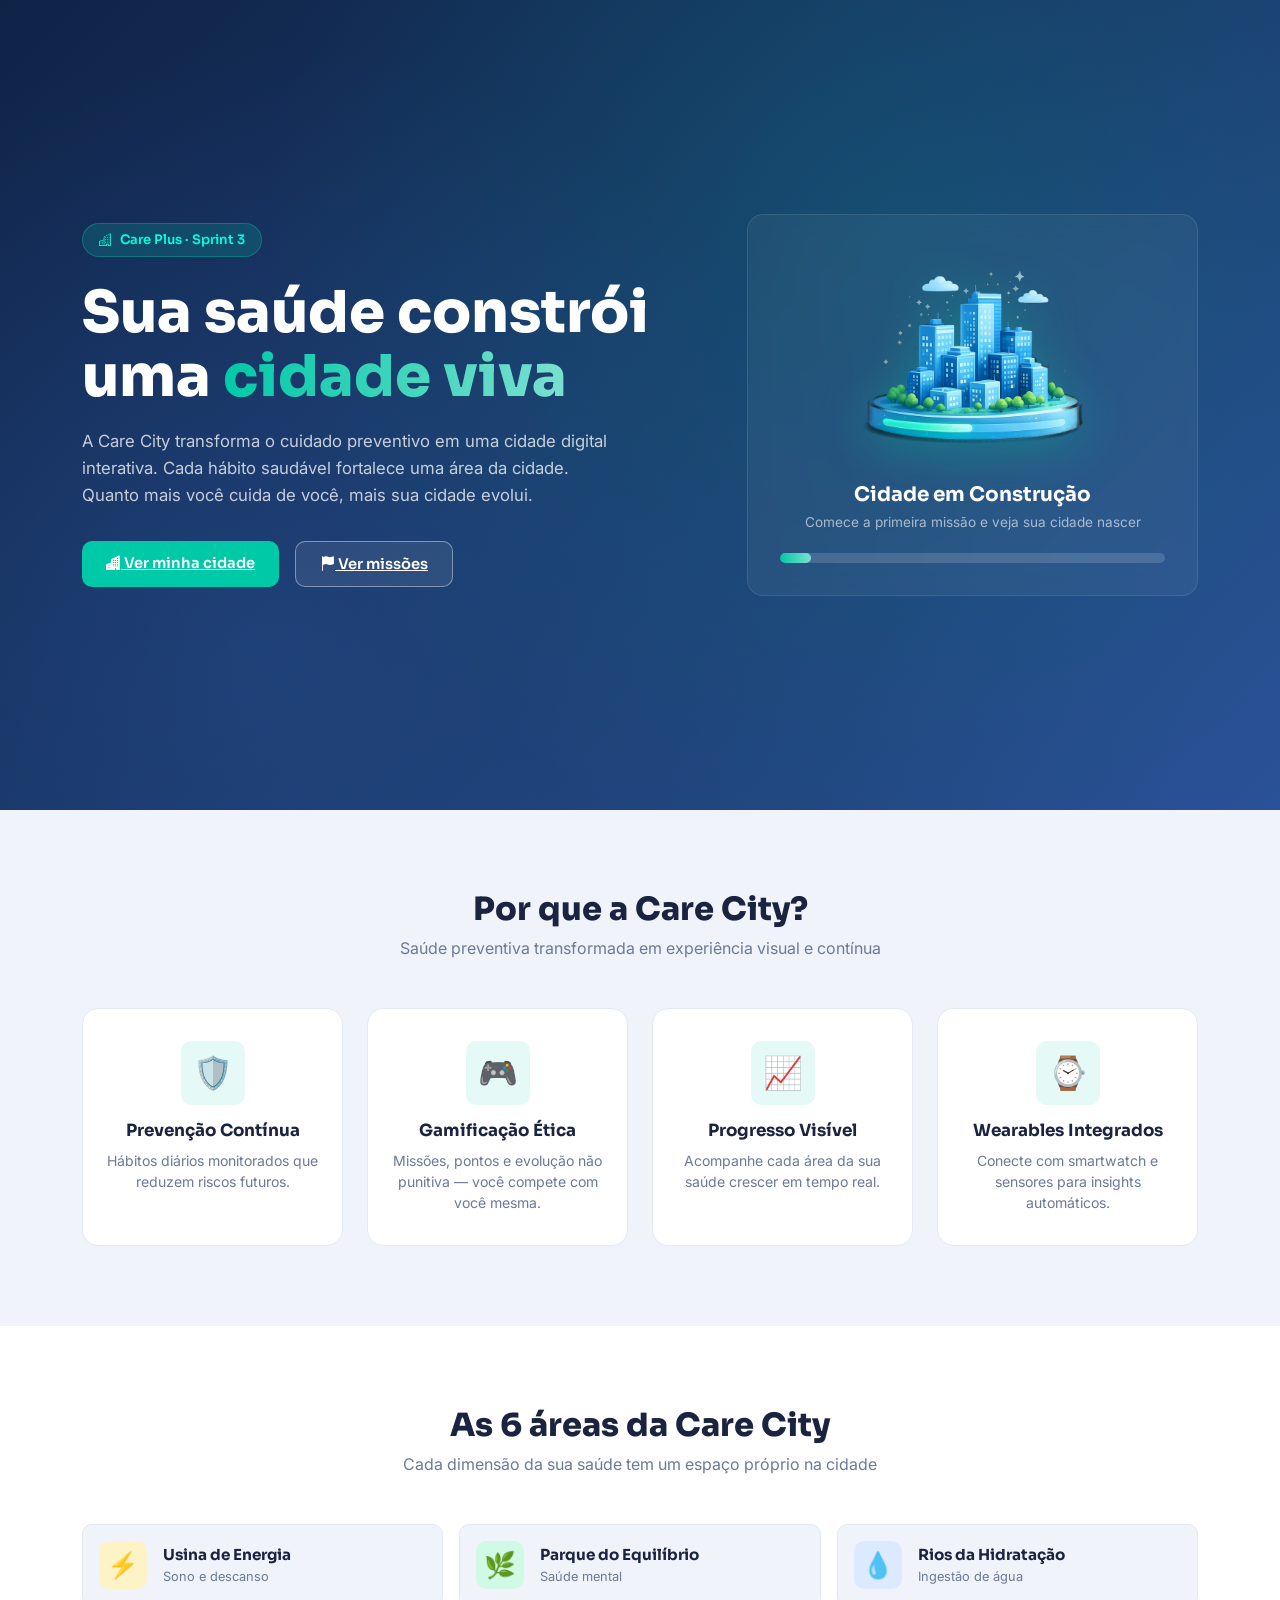
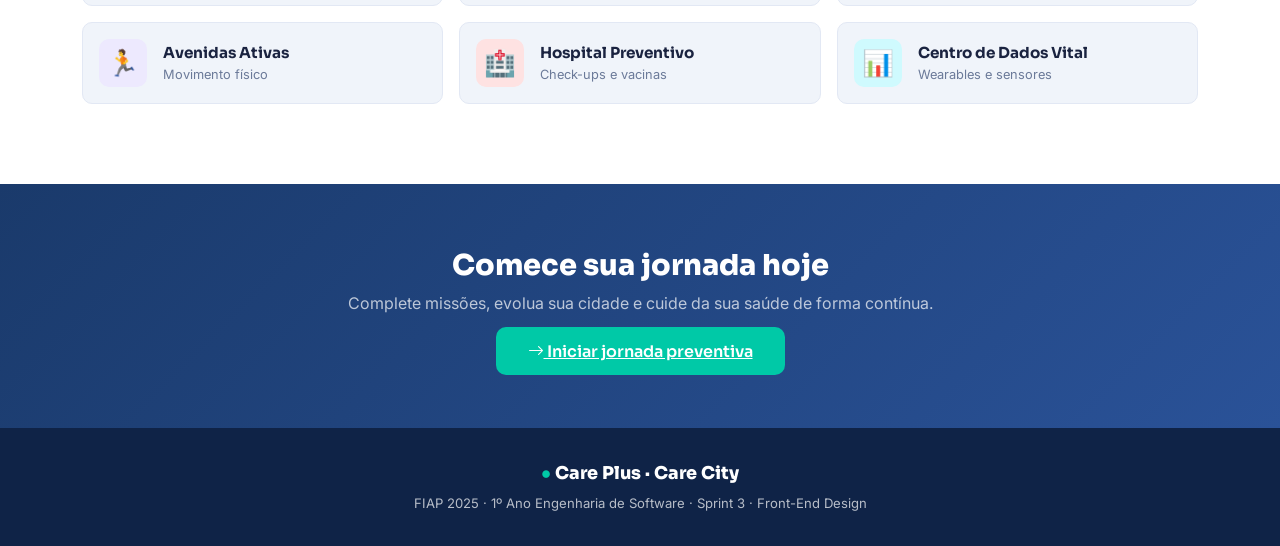
<file: index.html>
<!DOCTYPE html>
<html lang="pt-BR">
<head>
  <meta charset="UTF-8" />
  <meta name="viewport" content="width=device-width, initial-scale=1.0" />
  <title>Care City — Jornada Gamificada do Cuidado Contínuo</title>
  <link href="https://cdn.jsdelivr.net/npm/bootstrap@5.3.3/dist/css/bootstrap.min.css" rel="stylesheet" />
  <link href="https://cdn.jsdelivr.net/npm/bootstrap-icons@1.11.3/font/bootstrap-icons.min.css" rel="stylesheet" />
  <link rel="stylesheet" href="css/style.css" />
  <style>
    .hero-section {
      background: linear-gradient(135deg, #0F2347 0%, #1A3A6B 55%, #2A5298 100%);
      min-height: 90vh;
      display: flex;
      align-items: center;
      position: relative;
      overflow: hidden;
      padding: 4rem 0;
      color: #fff;
    }
    .hero-section::before {
      content: '';
      position: absolute; inset: 0;
      background-image:
        radial-gradient(circle at 70% 30%, rgba(0,201,167,0.15) 0%, transparent 60%),
        radial-gradient(circle at 20% 80%, rgba(42,82,152,0.4) 0%, transparent 50%);
    }
    .hero-section > .container { position: relative; z-index: 2; }
    .hero-badge {
      display: inline-flex;
      align-items: center;
      gap: 0.5rem;
      background: rgba(0,201,167,0.18);
      border: 1px solid rgba(0,201,167,0.35);
      color: #00ffdb;
      border-radius: 50px;
      padding: 0.4rem 1rem;
      font-size: 0.82rem;
      font-weight: 600;
      font-family: 'Sora', sans-serif;
      margin-bottom: 1.5rem;
    }
    .hero-title {
      font-family: 'Sora', sans-serif;
      font-size: clamp(2.2rem, 5vw, 3.6rem);
      font-weight: 800;
      line-height: 1.1;
      margin-bottom: 1.25rem;
    }
    .hero-title .highlight {
      background: linear-gradient(90deg, #00C9A7, #7BE0D0);
      -webkit-background-clip: text;
      -webkit-text-fill-color: transparent;
      background-clip: text;
    }
    .hero-subtitle {
      font-size: 1.05rem;
      color: rgba(255,255,255,0.75);
      max-width: 540px;
      margin-bottom: 2rem;
      line-height: 1.6;
    }
    .city-preview {
      background: rgba(255,255,255,0.05);
      border: 1px solid rgba(255,255,255,0.1);
      border-radius: var(--radius);
      padding: 2rem;
      text-align: center;
      backdrop-filter: blur(10px);
    }
    .city-preview-icon {
      width: 220px;
      height: 220px;
      margin: 0 auto 1rem;
      background-image: url('img/care-city.png');
      background-size: contain;
      background-repeat: no-repeat;
      background-position: center;
      filter: drop-shadow(0 8px 24px rgba(0,201,167,0.35));
    }
    .benefits-section {
      padding: 5rem 0;
      background: var(--surface);
    }
    .benefit-card {
      background: var(--surface-card);
      border-radius: var(--radius);
      padding: 2rem 1.5rem;
      text-align: center;
      border: 1.5px solid var(--border);
      transition: all 0.25s;
      height: 100%;
    }
    .benefit-card:hover {
      border-color: var(--accent);
      transform: translateY(-4px);
      box-shadow: var(--shadow-md);
    }
    .benefit-icon {
      width: 64px; height: 64px;
      background: rgba(0,201,167,0.1);
      border-radius: var(--radius-sm);
      display: flex; align-items: center; justify-content: center;
      font-size: 2rem;
      margin: 0 auto 1rem;
    }
    .section-title {
      font-family: 'Sora', sans-serif;
      font-size: 2rem;
      font-weight: 800;
      text-align: center;
      color: var(--text-main);
      margin-bottom: 0.5rem;
    }
    .section-subtitle {
      color: var(--text-muted);
      text-align: center;
      margin-bottom: 3rem;
    }
    .areas-section { padding: 5rem 0; background: #fff; }
    .area-mini {
      display: flex;
      align-items: center;
      gap: 1rem;
      padding: 1rem;
      background: var(--surface);
      border-radius: var(--radius-sm);
      border: 1px solid var(--border);
      transition: all 0.2s;
    }
    .area-mini:hover { transform: translateX(4px); border-color: var(--accent); }
    .area-mini-icon {
      width: 48px; height: 48px;
      border-radius: var(--radius-sm);
      display: flex; align-items: center; justify-content: center;
      font-size: 1.6rem;
      flex-shrink: 0;
    }
    .cta-section {
      padding: 4rem 0;
      background: linear-gradient(135deg, #1A3A6B 0%, #2A5298 100%);
      color: #fff;
      text-align: center;
    }
  </style>
</head>
<body>

<!-- HERO -->
<section class="hero-section">
  <div class="container">
    <div class="row align-items-center">
      <div class="col-lg-7">
        <span class="hero-badge"><i class="bi bi-buildings"></i> Care Plus · Sprint 3</span>
        <h1 class="hero-title">
          Sua saúde constrói<br>
          uma <span class="highlight">cidade viva</span>
        </h1>
        <p class="hero-subtitle">
          A Care City transforma o cuidado preventivo em uma cidade digital interativa.
          Cada hábito saudável fortalece uma área da cidade. Quanto mais você cuida de você, mais sua cidade evolui.
        </p>
        <div class="d-flex gap-3 flex-wrap">
          <a href="care-city.html" class="btn-cp-accent">
            <i class="bi bi-buildings-fill"></i> Ver minha cidade
          </a>
          <a href="missoes.html" class="btn-cp-outline" style="color:#fff; border-color:rgba(255,255,255,0.4); background:rgba(255,255,255,0.08);">
            <i class="bi bi-flag-fill"></i> Ver missões
          </a>
        </div>
      </div>
      <div class="col-lg-5 mt-5 mt-lg-0">
        <div class="city-preview">
          <div class="city-preview-icon" role="img" aria-label="Ilustração da Care City"></div>
          <h3 style="font-family:'Sora',sans-serif; font-weight:700; font-size:1.25rem; margin-bottom:0.3rem;">Cidade em Construção</h3>
          <p style="color:rgba(255,255,255,0.6); font-size:0.85rem; margin-bottom:1.25rem;">Comece a primeira missão e veja sua cidade nascer</p>
          <div class="progress-cp" style="background:rgba(255,255,255,0.15); height:10px;">
            <div class="progress-cp-bar pulse" style="width:8%;"></div>
          </div>
        </div>
      </div>
    </div>
  </div>
</section>

<!-- BENEFITS -->
<section class="benefits-section">
  <div class="container">
    <h2 class="section-title">Por que a Care City?</h2>
    <p class="section-subtitle">Saúde preventiva transformada em experiência visual e contínua</p>
    <div class="row g-4">
      <div class="col-md-6 col-lg-3">
        <div class="benefit-card fade-in-up">
          <div class="benefit-icon">🛡️</div>
          <h3 style="font-size:1.05rem; font-weight:700; margin-bottom:0.5rem;">Prevenção Contínua</h3>
          <p style="color:var(--text-muted); font-size:0.88rem; margin:0;">Hábitos diários monitorados que reduzem riscos futuros.</p>
        </div>
      </div>
      <div class="col-md-6 col-lg-3">
        <div class="benefit-card fade-in-up delay-1">
          <div class="benefit-icon">🎮</div>
          <h3 style="font-size:1.05rem; font-weight:700; margin-bottom:0.5rem;">Gamificação Ética</h3>
          <p style="color:var(--text-muted); font-size:0.88rem; margin:0;">Missões, pontos e evolução não punitiva — você compete com você mesma.</p>
        </div>
      </div>
      <div class="col-md-6 col-lg-3">
        <div class="benefit-card fade-in-up delay-2">
          <div class="benefit-icon">📈</div>
          <h3 style="font-size:1.05rem; font-weight:700; margin-bottom:0.5rem;">Progresso Visível</h3>
          <p style="color:var(--text-muted); font-size:0.88rem; margin:0;">Acompanhe cada área da sua saúde crescer em tempo real.</p>
        </div>
      </div>
      <div class="col-md-6 col-lg-3">
        <div class="benefit-card fade-in-up delay-3">
          <div class="benefit-icon">⌚</div>
          <h3 style="font-size:1.05rem; font-weight:700; margin-bottom:0.5rem;">Wearables Integrados</h3>
          <p style="color:var(--text-muted); font-size:0.88rem; margin:0;">Conecte com smartwatch e sensores para insights automáticos.</p>
        </div>
      </div>
    </div>
  </div>
</section>

<!-- AREAS PREVIEW -->
<section class="areas-section">
  <div class="container">
    <h2 class="section-title">As 6 áreas da Care City</h2>
    <p class="section-subtitle">Cada dimensão da sua saúde tem um espaço próprio na cidade</p>
    <div class="row g-3">
      <div class="col-md-6 col-lg-4">
        <div class="area-mini">
          <div class="area-mini-icon" style="background:#FEF3C7;">⚡</div>
          <div>
            <div style="font-family:'Sora',sans-serif; font-weight:700; font-size:0.95rem;">Usina de Energia</div>
            <div style="color:var(--text-muted); font-size:0.8rem;">Sono e descanso</div>
          </div>
        </div>
      </div>
      <div class="col-md-6 col-lg-4">
        <div class="area-mini">
          <div class="area-mini-icon" style="background:#D1FAE5;">🌿</div>
          <div>
            <div style="font-family:'Sora',sans-serif; font-weight:700; font-size:0.95rem;">Parque do Equilíbrio</div>
            <div style="color:var(--text-muted); font-size:0.8rem;">Saúde mental</div>
          </div>
        </div>
      </div>
      <div class="col-md-6 col-lg-4">
        <div class="area-mini">
          <div class="area-mini-icon" style="background:#DBEAFE;">💧</div>
          <div>
            <div style="font-family:'Sora',sans-serif; font-weight:700; font-size:0.95rem;">Rios da Hidratação</div>
            <div style="color:var(--text-muted); font-size:0.8rem;">Ingestão de água</div>
          </div>
        </div>
      </div>
      <div class="col-md-6 col-lg-4">
        <div class="area-mini">
          <div class="area-mini-icon" style="background:#EDE9FE;">🏃</div>
          <div>
            <div style="font-family:'Sora',sans-serif; font-weight:700; font-size:0.95rem;">Avenidas Ativas</div>
            <div style="color:var(--text-muted); font-size:0.8rem;">Movimento físico</div>
          </div>
        </div>
      </div>
      <div class="col-md-6 col-lg-4">
        <div class="area-mini">
          <div class="area-mini-icon" style="background:#FEE2E2;">🏥</div>
          <div>
            <div style="font-family:'Sora',sans-serif; font-weight:700; font-size:0.95rem;">Hospital Preventivo</div>
            <div style="color:var(--text-muted); font-size:0.8rem;">Check-ups e vacinas</div>
          </div>
        </div>
      </div>
      <div class="col-md-6 col-lg-4">
        <div class="area-mini">
          <div class="area-mini-icon" style="background:#CFFAFE;">📊</div>
          <div>
            <div style="font-family:'Sora',sans-serif; font-weight:700; font-size:0.95rem;">Centro de Dados Vital</div>
            <div style="color:var(--text-muted); font-size:0.8rem;">Wearables e sensores</div>
          </div>
        </div>
      </div>
    </div>
  </div>
</section>

<!-- CTA -->
<section class="cta-section">
  <div class="container">
    <h2 style="font-family:'Sora',sans-serif; font-weight:800; font-size:1.8rem; margin-bottom:0.5rem;">Comece sua jornada hoje</h2>
    <p style="color:rgba(255,255,255,0.7); margin-bottom:1.5rem;">Complete missões, evolua sua cidade e cuide da sua saúde de forma contínua.</p>
    <a href="care-city.html" class="btn-cp-accent" style="padding:0.85rem 2rem; font-size:1rem;">
      <i class="bi bi-arrow-right"></i> Iniciar jornada preventiva
    </a>
  </div>
</section>

<!-- FOOTER -->
<footer class="cp-footer">
  <div class="container text-center">
    <div style="font-family:'Sora',sans-serif; font-weight:800; font-size:1.1rem; color:#fff; margin-bottom:0.5rem;">
      <span style="color:var(--accent);">●</span> Care Plus · Care City
    </div>
    <p style="margin:0; font-size:0.82rem;">FIAP 2025 · 1º Ano Engenharia de Software · Sprint 3 · Front-End Design</p>
  </div>
</footer>

</body>
</html>
</file>
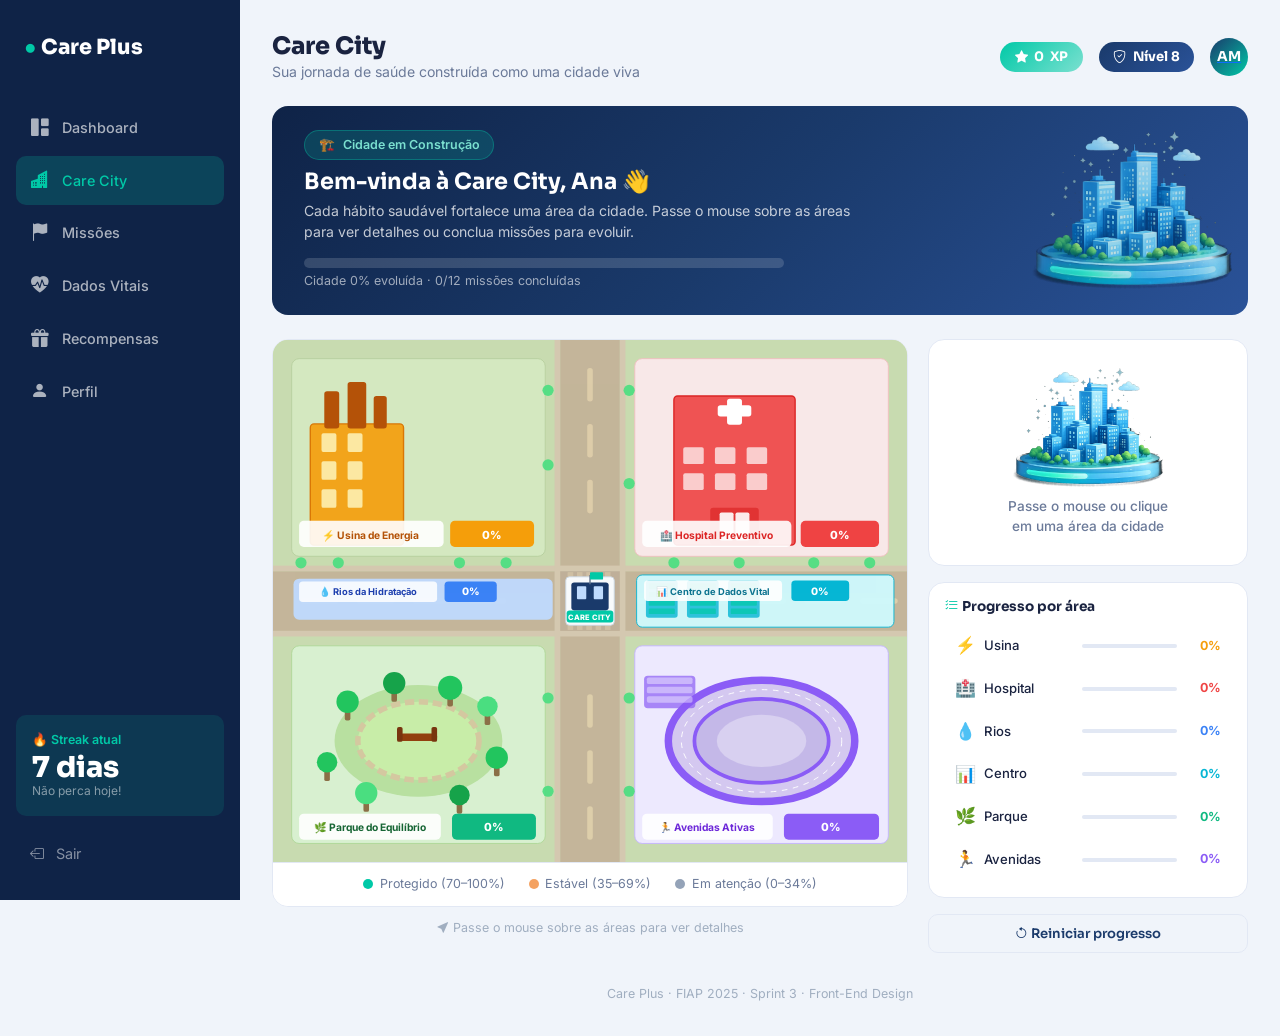
<file: care-city.html>
<!DOCTYPE html>
<html lang="pt-BR">
<head>
  <meta charset="UTF-8" />
  <meta name="viewport" content="width=device-width, initial-scale=1.0" />
  <title>Care Plus — Care City</title>
  <link href="https://cdn.jsdelivr.net/npm/bootstrap@5.3.3/dist/css/bootstrap.min.css" rel="stylesheet" />
  <link href="https://cdn.jsdelivr.net/npm/bootstrap-icons@1.11.3/font/bootstrap-icons.min.css" rel="stylesheet" />
  <link rel="stylesheet" href="css/style.css" />
  <link rel="stylesheet" href="css/care-city.css" />
</head>
<body>

<!-- SIDEBAR -->
<aside class="sidebar" aria-label="Menu principal">
  <div class="sidebar-brand"><span style="color:var(--accent);">●</span> Care Plus</div>
  <nav class="sidebar-nav">
    <a href="dashboard.html"><i class="bi bi-grid-1x2-fill"></i> Dashboard</a>
    <a href="care-city.html" class="active"><i class="bi bi-buildings-fill"></i> Care City</a>
    <a href="missoes.html"><i class="bi bi-flag-fill"></i> Missões</a>
    <a href="vitais.html"><i class="bi bi-heart-pulse-fill"></i> Dados Vitais</a>
    <a href="recompensas.html"><i class="bi bi-gift-fill"></i> Recompensas</a>
    <a href="perfil.html"><i class="bi bi-person-fill"></i> Perfil</a>
  </nav>
  <div class="sidebar-bottom">
    <div style="background:rgba(0,201,167,0.12);border-radius:var(--radius-sm);padding:1rem;margin-bottom:1rem;">
      <div style="color:var(--accent);font-size:0.78rem;font-weight:600;margin-bottom:0.25rem;">🔥 Streak atual</div>
      <div style="font-family:'Sora',sans-serif;font-size:1.8rem;font-weight:800;color:#fff;line-height:1;">7 dias</div>
      <div style="color:rgba(255,255,255,0.5);font-size:0.75rem;">Não perca hoje!</div>
    </div>
    <a href="login.html" style="display:flex;align-items:center;gap:0.75rem;padding:0.7rem 0.85rem;border-radius:var(--radius-sm);color:rgba(255,255,255,0.5);text-decoration:none;font-size:0.9rem;">
      <i class="bi bi-box-arrow-left"></i> Sair
    </a>
  </div>
</aside>

<!-- MAIN -->
<main class="main-content">

  <!-- TOPBAR -->
  <header class="topbar">
    <div>
      <h1 style="font-size:1.5rem; font-weight:800; margin:0;">Care City</h1>
      <p style="color:var(--text-muted);font-size:0.88rem; margin:0;">Sua jornada de saúde construída como uma cidade viva</p>
    </div>
    <div class="d-flex align-items-center gap-3">
      <div class="xp-badge"><i class="bi bi-star-fill"></i> <span id="city-points">0</span> XP</div>
      <div class="level-badge"><i class="bi bi-shield-check"></i> Nível 8</div>
      <a href="perfil.html"><div class="avatar">AM</div></a>
    </div>
  </header>

  <!-- HERO CIDADE -->
  <section class="city-hero fade-in-up">
    <span class="city-stage-pill">
      <span id="city-stage-icon">🏗️</span>
      <span id="city-stage-label">Cidade em Construção</span>
    </span>
    <h2 style="font-size:1.4rem; font-weight:700; margin:0 0 0.3rem;">Bem-vinda à Care City, Ana 👋</h2>
    <p style="color:rgba(255,255,255,0.75); font-size:0.88rem; margin:0 0 1rem; max-width:560px;">
      Cada hábito saudável fortalece uma área da cidade. Passe o mouse sobre as áreas para ver detalhes ou conclua missões para evoluir.
    </p>
    <div class="progress-cp mb-1" style="background:rgba(255,255,255,0.15); height:10px; max-width:480px;">
      <div class="progress-cp-bar" id="city-progress-bar" style="width:0%; background:linear-gradient(90deg,#00C9A7,#7BE0D0);"></div>
    </div>
    <div style="font-size:0.78rem; color:rgba(255,255,255,0.6);">
      Cidade <span id="city-progress-pct">0%</span> evoluída · <span id="city-missions">0/0</span> missões concluídas
    </div>
  </section>

  <!-- GRID MAPA + PAINEL -->
  <section class="city-grid fade-in-up delay-1">

    <!-- ============ MAPA INTERATIVO ============ -->
    <div>
      <article class="city-map-card">
        <svg class="city-map-svg" viewBox="0 0 680 560" xmlns="http://www.w3.org/2000/svg" role="img"
             aria-labelledby="city-map-title city-map-desc">
          <title id="city-map-title">Mapa interativo da Care City</title>
          <desc id="city-map-desc">Mapa visual com 6 áreas representando dimensões da saúde preventiva</desc>

          <!-- Ground / grass -->
          <rect x="0" y="0" width="680" height="560" fill="#c8dbb0"/>

          <!-- Roads horizontal -->
          <rect x="0" y="248" width="680" height="64" fill="#c4b59a"/>
          <rect x="30" y="277" width="40" height="6" rx="3" fill="#e8d8b0" opacity="0.7"/>
          <rect x="90" y="277" width="40" height="6" rx="3" fill="#e8d8b0" opacity="0.7"/>
          <rect x="150" y="277" width="40" height="6" rx="3" fill="#e8d8b0" opacity="0.7"/>
          <rect x="210" y="277" width="40" height="6" rx="3" fill="#e8d8b0" opacity="0.7"/>
          <rect x="390" y="277" width="40" height="6" rx="3" fill="#e8d8b0" opacity="0.7"/>
          <rect x="450" y="277" width="40" height="6" rx="3" fill="#e8d8b0" opacity="0.7"/>
          <rect x="510" y="277" width="40" height="6" rx="3" fill="#e8d8b0" opacity="0.7"/>
          <rect x="570" y="277" width="40" height="6" rx="3" fill="#e8d8b0" opacity="0.7"/>
          <rect x="630" y="277" width="40" height="6" rx="3" fill="#e8d8b0" opacity="0.7"/>
          <!-- Road vertical -->
          <rect x="308" y="0" width="64" height="560" fill="#c4b59a"/>
          <rect x="337" y="30" width="6" height="36" rx="3" fill="#e8d8b0" opacity="0.7"/>
          <rect x="337" y="90" width="6" height="36" rx="3" fill="#e8d8b0" opacity="0.7"/>
          <rect x="337" y="150" width="6" height="36" rx="3" fill="#e8d8b0" opacity="0.7"/>
          <rect x="337" y="380" width="6" height="36" rx="3" fill="#e8d8b0" opacity="0.7"/>
          <rect x="337" y="440" width="6" height="36" rx="3" fill="#e8d8b0" opacity="0.7"/>
          <rect x="337" y="500" width="6" height="36" rx="3" fill="#e8d8b0" opacity="0.7"/>
          <!-- Intersection -->
          <rect x="308" y="248" width="64" height="64" fill="#bfb09a"/>
          <rect x="316" y="249" width="6" height="62" fill="#e0d0b0" opacity="0.5"/>
          <rect x="326" y="249" width="6" height="62" fill="#e0d0b0" opacity="0.5"/>
          <rect x="336" y="249" width="6" height="62" fill="#e0d0b0" opacity="0.5"/>
          <rect x="346" y="249" width="6" height="62" fill="#e0d0b0" opacity="0.5"/>
          <rect x="356" y="249" width="6" height="62" fill="#e0d0b0" opacity="0.5"/>
          <!-- Sidewalks -->
          <rect x="0" y="242" width="680" height="6" fill="#d4c8b0"/>
          <rect x="0" y="312" width="680" height="6" fill="#d4c8b0"/>
          <rect x="302" y="0" width="6" height="560" fill="#d4c8b0"/>
          <rect x="372" y="0" width="6" height="560" fill="#d4c8b0"/>

          <!-- ============================ USINA ============================ -->
          <g id="area-usina" class="city-area">
            <rect x="20" y="20" width="272" height="212" rx="8" fill="#d4e8c0" stroke="#b8d0a0" stroke-width="1"/>
            <!-- Factory main -->
            <rect x="40" y="90" width="100" height="130" rx="4" fill="#f59e0b" opacity="0.9"/>
            <rect x="40" y="90" width="100" height="130" rx="4" fill="none" stroke="#d97706" stroke-width="1.5"/>
            <!-- Windows -->
            <rect x="52" y="100" width="16" height="20" rx="2" fill="#fff9c4" opacity="0.8"/>
            <rect x="80" y="100" width="16" height="20" rx="2" fill="#fff9c4" opacity="0.8"/>
            <rect x="52" y="130" width="16" height="20" rx="2" fill="#fff9c4" opacity="0.8"/>
            <rect x="80" y="130" width="16" height="20" rx="2" fill="#fff9c4" opacity="0.8"/>
            <rect x="52" y="160" width="16" height="20" rx="2" fill="#fff9c4" opacity="0.8"/>
            <rect x="80" y="160" width="16" height="20" rx="2" fill="#fff9c4" opacity="0.8"/>
            <!-- Chimneys -->
            <rect x="55" y="55" width="16" height="40" rx="3" fill="#b45309"/>
            <rect x="80" y="45" width="20" height="50" rx="3" fill="#b45309"/>
            <rect x="108" y="60" width="14" height="35" rx="3" fill="#b45309"/>
            <!-- Smoke (>=35) -->
            <g data-area="usina" data-show-from="35">
              <ellipse cx="63" cy="48" rx="10" ry="7" fill="white" opacity="0.6"/>
              <ellipse cx="75" cy="40" rx="8" ry="6" fill="white" opacity="0.4"/>
              <ellipse cx="90" cy="35" rx="12" ry="8" fill="white" opacity="0.5"/>
              <ellipse cx="115" cy="52" rx="9" ry="6" fill="white" opacity="0.4"/>
            </g>
            <!-- Solar panels (>=50) -->
            <g data-area="usina" data-show-from="50">
              <rect x="160" y="100" width="110" height="60" rx="4" fill="#1A3A6B" opacity="0.7"/>
              <rect x="164" y="104" width="22" height="13" rx="1" fill="#3B82F6" opacity="0.6" stroke="#1A3A6B" stroke-width="0.5"/>
              <rect x="190" y="104" width="22" height="13" rx="1" fill="#3B82F6" opacity="0.6" stroke="#1A3A6B" stroke-width="0.5"/>
              <rect x="216" y="104" width="22" height="13" rx="1" fill="#3B82F6" opacity="0.6" stroke="#1A3A6B" stroke-width="0.5"/>
              <rect x="242" y="104" width="22" height="13" rx="1" fill="#3B82F6" opacity="0.6" stroke="#1A3A6B" stroke-width="0.5"/>
              <rect x="164" y="121" width="22" height="13" rx="1" fill="#3B82F6" opacity="0.6" stroke="#1A3A6B" stroke-width="0.5"/>
              <rect x="190" y="121" width="22" height="13" rx="1" fill="#3B82F6" opacity="0.6" stroke="#1A3A6B" stroke-width="0.5"/>
              <rect x="216" y="121" width="22" height="13" rx="1" fill="#3B82F6" opacity="0.6" stroke="#1A3A6B" stroke-width="0.5"/>
              <rect x="242" y="121" width="22" height="13" rx="1" fill="#3B82F6" opacity="0.6" stroke="#1A3A6B" stroke-width="0.5"/>
              <rect x="164" y="138" width="22" height="13" rx="1" fill="#3B82F6" opacity="0.6" stroke="#1A3A6B" stroke-width="0.5"/>
              <rect x="190" y="138" width="22" height="13" rx="1" fill="#3B82F6" opacity="0.6" stroke="#1A3A6B" stroke-width="0.5"/>
              <rect x="216" y="138" width="22" height="13" rx="1" fill="#3B82F6" opacity="0.6" stroke="#1A3A6B" stroke-width="0.5"/>
              <rect x="242" y="138" width="22" height="13" rx="1" fill="#3B82F6" opacity="0.6" stroke="#1A3A6B" stroke-width="0.5"/>
            </g>
            <!-- Label -->
            <rect x="28" y="194" width="155" height="28" rx="5" fill="white" opacity="0.9"/>
            <text x="105" y="213" text-anchor="middle" fill="#b45309" style="font-size:11px;font-weight:700;font-family:Inter,sans-serif">⚡ Usina de Energia</text>
            <rect x="190" y="194" width="90" height="28" rx="5" fill="#f59e0b"/>
            <text x="235" y="213" text-anchor="middle" fill="white" id="pct-usina" style="font-size:12px;font-weight:800;font-family:Inter,sans-serif">0%</text>
          </g>
          <rect class="city-highlight" data-area="usina" x="20" y="20" width="272" height="212" rx="8" style="display:none"/>

          <!-- ============================ HOSPITAL ============================ -->
          <g id="area-hospital" class="city-area">
            <rect x="388" y="20" width="272" height="212" rx="8" fill="#f8e8e8" stroke="#f0c0c0" stroke-width="1"/>
            <rect x="430" y="60" width="130" height="160" rx="4" fill="#ef4444" opacity="0.9"/>
            <rect x="430" y="60" width="130" height="160" rx="4" fill="none" stroke="#dc2626" stroke-width="1.5"/>
            <!-- Cross -->
            <rect x="477" y="70" width="36" height="12" rx="3" fill="white"/>
            <rect x="487" y="63" width="16" height="28" rx="3" fill="white"/>
            <!-- Windows -->
            <rect x="440" y="115" width="22" height="18" rx="2" fill="#fff" opacity="0.7"/>
            <rect x="474" y="115" width="22" height="18" rx="2" fill="#fff" opacity="0.7"/>
            <rect x="508" y="115" width="22" height="18" rx="2" fill="#fff" opacity="0.7"/>
            <rect x="440" y="143" width="22" height="18" rx="2" fill="#fff" opacity="0.7"/>
            <rect x="474" y="143" width="22" height="18" rx="2" fill="#fff" opacity="0.7"/>
            <rect x="508" y="143" width="22" height="18" rx="2" fill="#fff" opacity="0.7"/>
            <!-- Entrance -->
            <rect x="469" y="180" width="52" height="40" rx="3" fill="#dc2626" opacity="0.7"/>
            <rect x="479" y="185" width="15" height="30" rx="2" fill="white" opacity="0.9"/>
            <rect x="496" y="185" width="15" height="30" rx="2" fill="white" opacity="0.9"/>
            <!-- Ambulance (>=35) -->
            <g data-area="hospital" data-show-from="35">
              <rect x="568" y="170" width="68" height="30" rx="4" fill="white" stroke="#dc2626" stroke-width="1"/>
              <rect x="568" y="170" width="68" height="30" rx="4" fill="#ef4444" opacity="0.25"/>
              <text x="583" y="190" fill="#dc2626" style="font-size:14px;font-family:Inter,sans-serif">🚑</text>
              <circle cx="582" cy="202" r="6" fill="#555"/>
              <circle cx="624" cy="202" r="6" fill="#555"/>
            </g>
            <!-- Label -->
            <rect x="396" y="194" width="160" height="28" rx="5" fill="white" opacity="0.9"/>
            <text x="476" y="213" text-anchor="middle" fill="#dc2626" style="font-size:11px;font-weight:700;font-family:Inter,sans-serif">🏥 Hospital Preventivo</text>
            <rect x="566" y="194" width="84" height="28" rx="5" fill="#ef4444"/>
            <text x="608" y="213" text-anchor="middle" fill="white" id="pct-hospital" style="font-size:12px;font-weight:800;font-family:Inter,sans-serif">0%</text>
          </g>
          <rect class="city-highlight" data-area="hospital" x="388" y="20" width="272" height="212" rx="8" style="display:none"/>

          <!-- ============================ RIOS ============================ -->
          <g id="area-rios" class="city-area">
            <rect x="22" y="256" width="278" height="44" rx="6" fill="#bfdbfe" opacity="0.95"/>
            <!-- Ripples (>=20) -->
            <g data-area="rios" data-show-from="20">
              <ellipse cx="40" cy="278" rx="16" ry="5" fill="none" stroke="#3b82f6" stroke-width="1.5" opacity="0.6"/>
              <ellipse cx="90" cy="278" rx="16" ry="5" fill="none" stroke="#3b82f6" stroke-width="1.5" opacity="0.6"/>
              <ellipse cx="140" cy="278" rx="16" ry="5" fill="none" stroke="#3b82f6" stroke-width="1.5" opacity="0.6"/>
              <ellipse cx="240" cy="278" rx="16" ry="5" fill="none" stroke="#3b82f6" stroke-width="1.5" opacity="0.6"/>
            </g>
            <!-- Boat (>=50) -->
            <g data-area="rios" data-show-from="50">
              <rect x="170" y="264" width="40" height="16" rx="4" fill="#1d4ed8"/>
              <polygon points="190,264 190,250 207,264" fill="#f59e0b"/>
            </g>
            <!-- Label -->
            <rect x="28" y="259" width="148" height="22" rx="4" fill="white" opacity="0.85"/>
            <text x="102" y="274" text-anchor="middle" fill="#1e40af" style="font-size:10px;font-weight:700;font-family:Inter,sans-serif">💧 Rios da Hidratação</text>
            <rect x="184" y="259" width="56" height="22" rx="4" fill="#3b82f6"/>
            <text x="212" y="274" text-anchor="middle" fill="white" id="pct-rios" style="font-size:11px;font-weight:800;font-family:Inter,sans-serif">0%</text>
          </g>
          <rect class="city-highlight" data-area="rios" x="22" y="249" width="278" height="62" rx="6" style="display:none"/>

          <!-- ============================ DADOS VITAL ============================ -->
          <g id="area-dados" class="city-area">
            <rect x="390" y="252" width="276" height="56" rx="6" fill="#cffafe" opacity="0.95" stroke="#06b6d4" stroke-width="1"/>
            <!-- Server racks -->
            <g>
              <rect x="400" y="258" width="34" height="40" rx="3" fill="#06b6d4" opacity="0.8"/>
              <rect x="403" y="261" width="28" height="6" rx="1" fill="#00C9A7" opacity="0.7"/>
              <rect x="403" y="270" width="28" height="6" rx="1" fill="#00C9A7" opacity="0.7"/>
              <rect x="403" y="279" width="28" height="6" rx="1" fill="#00C9A7" opacity="0.7"/>
              <rect x="403" y="288" width="28" height="6" rx="1" fill="#00C9A7" opacity="0.7"/>
            </g>
            <g>
              <rect x="444" y="258" width="34" height="40" rx="3" fill="#06b6d4" opacity="0.8"/>
              <rect x="447" y="261" width="28" height="6" rx="1" fill="#00C9A7" opacity="0.7"/>
              <rect x="447" y="270" width="28" height="6" rx="1" fill="#00C9A7" opacity="0.7"/>
              <rect x="447" y="279" width="28" height="6" rx="1" fill="#00C9A7" opacity="0.7"/>
              <rect x="447" y="288" width="28" height="6" rx="1" fill="#00C9A7" opacity="0.7"/>
            </g>
            <g>
              <rect x="488" y="258" width="34" height="40" rx="3" fill="#06b6d4" opacity="0.8"/>
              <rect x="491" y="261" width="28" height="6" rx="1" fill="#00C9A7" opacity="0.7"/>
              <rect x="491" y="270" width="28" height="6" rx="1" fill="#00C9A7" opacity="0.7"/>
              <rect x="491" y="279" width="28" height="6" rx="1" fill="#00C9A7" opacity="0.7"/>
              <rect x="491" y="288" width="28" height="6" rx="1" fill="#00C9A7" opacity="0.7"/>
            </g>
            <!-- Antenna (>=35) -->
            <g data-area="dados" data-show-from="35">
              <line x1="610" y1="258" x2="610" y2="236" stroke="#06b6d4" stroke-width="2"/>
              <circle cx="610" cy="234" r="4" fill="#06b6d4"/>
            </g>
            <!-- Signal waves (>=60) -->
            <g data-area="dados" data-show-from="60">
              <ellipse cx="610" cy="234" rx="8" ry="5" fill="none" stroke="#06b6d4" stroke-width="1" opacity="0.6"/>
              <ellipse cx="610" cy="234" rx="16" ry="10" fill="none" stroke="#06b6d4" stroke-width="1" opacity="0.3"/>
              <ellipse cx="610" cy="234" rx="24" ry="15" fill="none" stroke="#06b6d4" stroke-width="1" opacity="0.2"/>
            </g>
            <!-- Label -->
            <rect x="398" y="258" width="148" height="22" rx="4" fill="white" opacity="0.9"/>
            <text x="472" y="273" text-anchor="middle" fill="#0e7490" style="font-size:10px;font-weight:700;font-family:Inter,sans-serif">📊 Centro de Dados Vital</text>
            <rect x="556" y="258" width="62" height="22" rx="4" fill="#06b6d4"/>
            <text x="587" y="273" text-anchor="middle" fill="white" id="pct-dados" style="font-size:11px;font-weight:800;font-family:Inter,sans-serif">0%</text>
          </g>
          <rect class="city-highlight" data-area="dados" x="390" y="249" width="276" height="62" rx="6" style="display:none"/>

          <!-- ============================ PARQUE ============================ -->
          <g id="area-parque" class="city-area">
            <rect x="20" y="328" width="272" height="212" rx="8" fill="#d8f0d0" stroke="#b0d898" stroke-width="1"/>
            <ellipse cx="156" cy="430" rx="90" ry="60" fill="#b8e0a0"/>
            <ellipse cx="156" cy="430" rx="65" ry="42" fill="#c8eda8"/>
            <ellipse cx="156" cy="430" rx="65" ry="42" fill="none" stroke="#d4c8a0" stroke-width="6" stroke-dasharray="10,5"/>
            <!-- Trees -->
            <rect x="77" y="396" width="6" height="12" rx="2" fill="#8B6F47"/><circle cx="80" cy="388" r="12" fill="#22c55e"/>
            <rect x="127" y="376" width="6" height="12" rx="2" fill="#8B6F47"/><circle cx="130" cy="368" r="12" fill="#16a34a"/>
            <rect x="187" y="381" width="6" height="12" rx="2" fill="#8B6F47"/><circle cx="190" cy="373" r="13" fill="#22c55e"/>
            <rect x="227" y="401" width="6" height="12" rx="2" fill="#8B6F47"/><circle cx="230" cy="393" r="11" fill="#4ade80"/>
            <rect x="237" y="456" width="6" height="12" rx="2" fill="#8B6F47"/><circle cx="240" cy="448" r="12" fill="#22c55e"/>
            <rect x="197" y="496" width="6" height="12" rx="2" fill="#8B6F47"/><circle cx="200" cy="488" r="11" fill="#16a34a"/>
            <rect x="97" y="494" width="6" height="12" rx="2" fill="#8B6F47"/><circle cx="100" cy="486" r="12" fill="#4ade80"/>
            <rect x="55" y="461" width="6" height="12" rx="2" fill="#8B6F47"/><circle cx="58" cy="453" r="11" fill="#22c55e"/>
            <!-- Bench -->
            <rect x="136" y="422" width="40" height="8" rx="3" fill="#92400e"/>
            <rect x="133" y="415" width="6" height="16" rx="2" fill="#78350f"/>
            <rect x="170" y="415" width="6" height="16" rx="2" fill="#78350f"/>
            <!-- Fountain (>=35) -->
            <g data-area="parque" data-show-from="35">
              <circle cx="156" cy="430" r="12" fill="#bfdbfe" stroke="#3b82f6" stroke-width="1.5"/>
              <circle cx="156" cy="430" r="5" fill="#60a5fa"/>
            </g>
            <!-- Label -->
            <rect x="28" y="508" width="152" height="28" rx="5" fill="white" opacity="0.9"/>
            <text x="104" y="527" text-anchor="middle" fill="#166534" style="font-size:11px;font-weight:700;font-family:Inter,sans-serif">🌿 Parque do Equilíbrio</text>
            <rect x="192" y="508" width="90" height="28" rx="5" fill="#10b981"/>
            <text x="237" y="527" text-anchor="middle" fill="white" id="pct-parque" style="font-size:12px;font-weight:800;font-family:Inter,sans-serif">0%</text>
          </g>
          <rect class="city-highlight" data-area="parque" x="20" y="328" width="272" height="212" rx="8" style="display:none"/>

          <!-- ============================ AVENIDAS ============================ -->
          <g id="area-avenidas" class="city-area">
            <rect x="388" y="328" width="272" height="212" rx="8" fill="#ede9fe" stroke="#c4b5fd" stroke-width="1"/>
            <ellipse cx="524" cy="430" rx="100" ry="65" fill="#d4c8f0" stroke="#8b5cf6" stroke-width="8"/>
            <ellipse cx="524" cy="430" rx="72" ry="45" fill="#c4b8e8" stroke="#8b5cf6" stroke-width="4"/>
            <ellipse cx="524" cy="430" rx="48" ry="28" fill="#d8d0f0"/>
            <ellipse cx="524" cy="430" rx="86" ry="55" fill="none" stroke="white" stroke-width="1" stroke-dasharray="6,6"/>
            <!-- Runners -->
            <g data-area="avenidas" data-show-from="20">
              <text x="468" y="418" style="font-size:18px;font-family:Inter,sans-serif">🏃</text>
            </g>
            <g data-area="avenidas" data-show-from="50">
              <text x="545" y="452" style="font-size:18px;font-family:Inter,sans-serif">🚴</text>
            </g>
            <g data-area="avenidas" data-show-from="70">
              <text x="498" y="468" style="font-size:16px;font-family:Inter,sans-serif">🧘</text>
            </g>
            <!-- Bleachers -->
            <rect x="398" y="360" width="55" height="35" rx="4" fill="#8b5cf6" opacity="0.7"/>
            <rect x="401" y="362" width="49" height="7" rx="2" fill="white" opacity="0.4"/>
            <rect x="401" y="372" width="49" height="7" rx="2" fill="white" opacity="0.4"/>
            <rect x="401" y="382" width="49" height="7" rx="2" fill="white" opacity="0.4"/>
            <!-- Label -->
            <rect x="396" y="508" width="140" height="28" rx="5" fill="white" opacity="0.9"/>
            <text x="466" y="527" text-anchor="middle" fill="#6d28d9" style="font-size:11px;font-weight:700;font-family:Inter,sans-serif">🏃 Avenidas Ativas</text>
            <rect x="548" y="508" width="102" height="28" rx="5" fill="#8b5cf6"/>
            <text x="599" y="527" text-anchor="middle" fill="white" id="pct-avenidas" style="font-size:12px;font-weight:800;font-family:Inter,sans-serif">0%</text>
          </g>
          <rect class="city-highlight" data-area="avenidas" x="388" y="328" width="272" height="212" rx="8" style="display:none"/>

          <!-- CITY HALL (centro) -->
          <g>
            <rect x="314" y="254" width="52" height="52" rx="4" fill="#f8fafc" stroke="#cbd5e1" stroke-width="1"/>
            <rect x="320" y="260" width="40" height="30" rx="3" fill="#1A3A6B"/>
            <rect x="326" y="264" width="10" height="14" rx="1" fill="#bfdbfe"/>
            <rect x="344" y="264" width="10" height="14" rx="1" fill="#bfdbfe"/>
            <line x1="340" y1="252" x2="340" y2="262" stroke="#64748b" stroke-width="1.5"/>
            <rect x="340" y="249" width="14" height="8" rx="1" fill="#00C9A7"/>
            <rect x="315" y="290" width="50" height="13" rx="3" fill="#00C9A7"/>
            <text x="340" y="300" text-anchor="middle" fill="white" style="font-size:8px;font-weight:800;font-family:Inter,sans-serif">CARE CITY</text>
          </g>

          <!-- Decorative trees & lights -->
          <g opacity="0.9">
            <circle cx="30" cy="239" r="6" fill="#4ade80"/><circle cx="70" cy="239" r="6" fill="#4ade80"/>
            <circle cx="200" cy="239" r="6" fill="#4ade80"/><circle cx="250" cy="239" r="6" fill="#4ade80"/>
            <circle cx="430" cy="239" r="6" fill="#4ade80"/><circle cx="500" cy="239" r="6" fill="#4ade80"/>
            <circle cx="580" cy="239" r="6" fill="#4ade80"/><circle cx="640" cy="239" r="6" fill="#4ade80"/>
            <circle cx="295" cy="54" r="6" fill="#4ade80"/><circle cx="295" cy="134" r="6" fill="#4ade80"/>
            <circle cx="295" cy="384" r="6" fill="#4ade80"/><circle cx="295" cy="484" r="6" fill="#4ade80"/>
            <circle cx="382" cy="54" r="6" fill="#4ade80"/><circle cx="382" cy="154" r="6" fill="#4ade80"/>
            <circle cx="382" cy="384" r="6" fill="#4ade80"/><circle cx="382" cy="484" r="6" fill="#4ade80"/>
          </g>
        </svg>

        <!-- Legenda -->
        <div class="city-legend">
          <span class="city-legend-dot">Protegido (70–100%)</span>
          <span class="city-legend-dot amber">Estável (35–69%)</span>
          <span class="city-legend-dot gray">Em atenção (0–34%)</span>
        </div>
      </article>

      <p style="text-align:center; color:var(--text-light); font-size:0.78rem; margin-top:0.75rem;">
        <i class="bi bi-cursor-fill"></i> Passe o mouse sobre as áreas para ver detalhes
      </p>
    </div>

    <!-- ============ PAINEL LATERAL ============ -->
    <aside class="city-side" aria-label="Detalhes da cidade">

      <article class="city-detail-card" id="detail-card">
        <div class="city-detail-empty">
          <div class="city-img" role="img" aria-label="Ilustração da Care City"></div>
          <div class="city-img-text">Passe o mouse ou clique<br>em uma área da cidade</div>
        </div>
      </article>

      <article class="cp-card" style="padding:1rem;">
        <h3 style="font-size:0.85rem; font-weight:700; color:var(--text-main); margin:0 0 0.6rem;">
          <i class="bi bi-list-check" style="color:var(--accent);"></i> Progresso por área
        </h3>
        <div id="area-list"></div>
      </article>

      <button class="btn-cp-outline" style="width:100%; font-size:0.82rem; padding:0.55rem;" onclick="resetCity()">
        <i class="bi bi-arrow-counterclockwise"></i> Reiniciar progresso
      </button>
    </aside>

  </section>

  <!-- FOOTER -->
  <footer style="margin-top:2rem; text-align:center; color:var(--text-light); font-size:0.78rem;">
    Care Plus · FIAP 2025 · Sprint 3 · Front-End Design
  </footer>

</main>

<script src="js/city.js"></script>
</body>
</html>
</file>
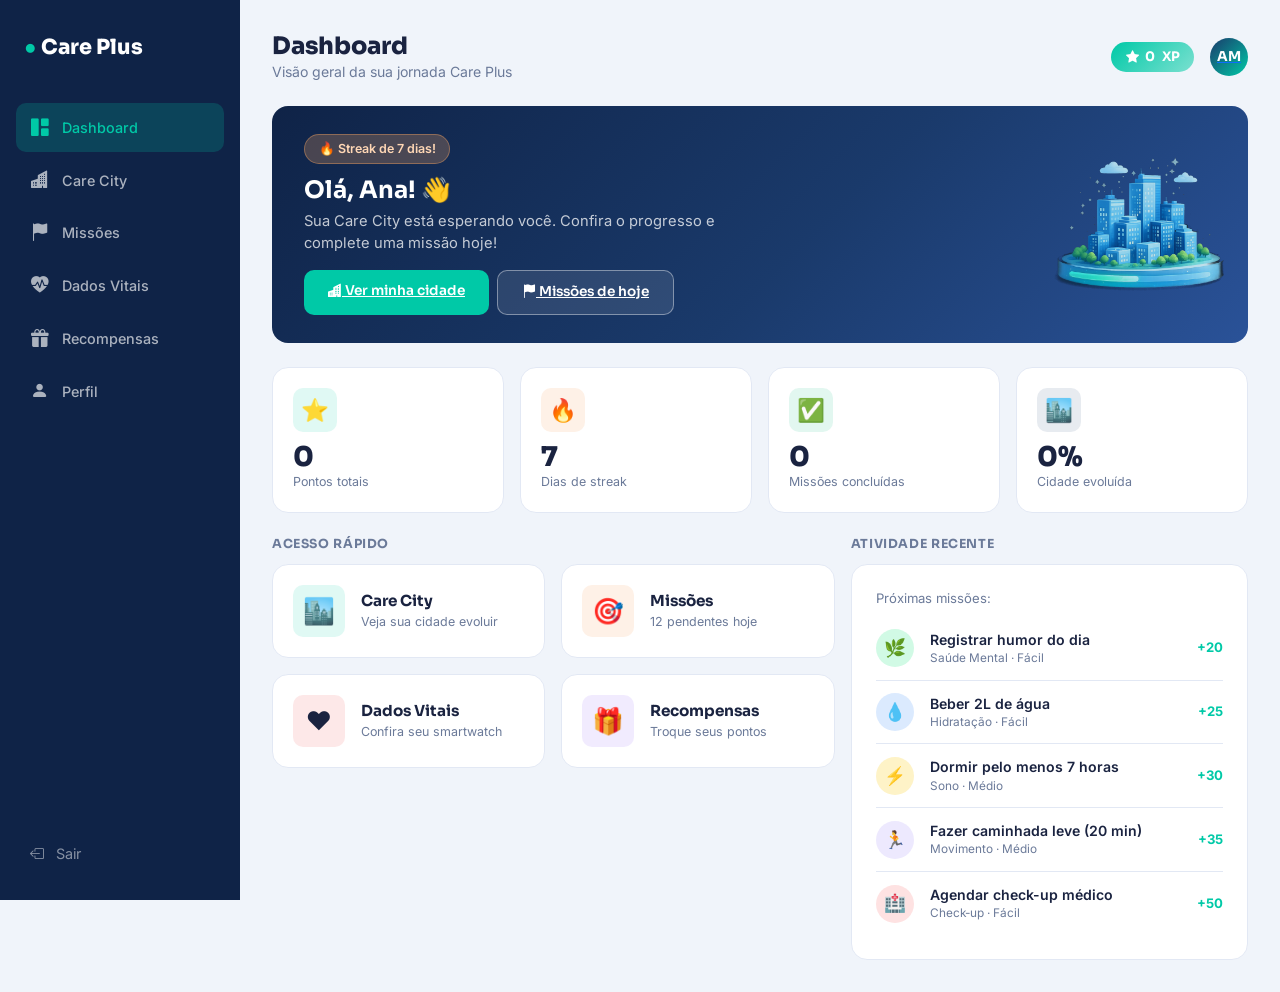
<file: dashboard.html>
<!DOCTYPE html>
<html lang="pt-BR">
<head>
  <meta charset="UTF-8" />
  <meta name="viewport" content="width=device-width, initial-scale=1.0" />
  <title>Care Plus — Dashboard</title>
  <link href="https://cdn.jsdelivr.net/npm/bootstrap@5.3.3/dist/css/bootstrap.min.css" rel="stylesheet" />
  <link href="https://cdn.jsdelivr.net/npm/bootstrap-icons@1.11.3/font/bootstrap-icons.min.css" rel="stylesheet" />
  <link rel="stylesheet" href="css/style.css" />
  <link rel="stylesheet" href="css/care-city.css" />
  <style>
    .welcome-card {
      background: linear-gradient(135deg, #0F2347 0%, #1A3A6B 55%, #2A5298 100%);
      border-radius: var(--radius);
      padding: 1.75rem 2rem;
      color: #fff;
      margin-bottom: 1.5rem;
      position: relative;
      overflow: hidden;
    }
    .welcome-card::after {
      content: '';
      position: absolute;
      right: 1.5rem; top: 50%;
      transform: translateY(-50%);
      width: 170px; height: 170px;
      background-image: url('img/care-city.png');
      background-size: contain;
      background-repeat: no-repeat;
      background-position: center;
      opacity: 0.85;
      pointer-events: none;
    }
    .quick-link {
      background: var(--surface-card);
      border-radius: var(--radius);
      border: 1.5px solid var(--border);
      padding: 1.25rem;
      text-decoration: none;
      color: var(--text-main);
      display: flex;
      align-items: center;
      gap: 1rem;
      transition: all 0.2s;
    }
    .quick-link:hover { border-color: var(--accent); transform: translateY(-2px); box-shadow: var(--shadow-sm); color: var(--text-main); }
    .quick-link-icon {
      width: 52px; height: 52px;
      border-radius: var(--radius-sm);
      background: var(--surface);
      display: flex; align-items: center; justify-content: center;
      font-size: 1.6rem;
      flex-shrink: 0;
    }
    .activity-item {
      display: flex;
      align-items: center;
      gap: 1rem;
      padding: 0.75rem 0;
      border-bottom: 1px solid var(--border);
    }
    .activity-item:last-child { border-bottom: none; }
    .activity-dot {
      width: 38px; height: 38px;
      border-radius: 50%;
      display: flex; align-items: center; justify-content: center;
      flex-shrink: 0;
      font-size: 1.1rem;
    }
    @media (max-width: 991px) { .sidebar { display: none; } .main-content { margin-left: 0; padding: 1rem; } .welcome-card::after { display: none; } }
  </style>
</head>
<body>

<aside class="sidebar">
  <div class="sidebar-brand"><span style="color:var(--accent);">●</span> Care Plus</div>
  <nav class="sidebar-nav">
    <a href="dashboard.html" class="active"><i class="bi bi-grid-1x2-fill"></i> Dashboard</a>
    <a href="care-city.html"><i class="bi bi-buildings-fill"></i> Care City</a>
    <a href="missoes.html"><i class="bi bi-flag-fill"></i> Missões</a>
    <a href="vitais.html"><i class="bi bi-heart-pulse-fill"></i> Dados Vitais</a>
    <a href="recompensas.html"><i class="bi bi-gift-fill"></i> Recompensas</a>
    <a href="perfil.html"><i class="bi bi-person-fill"></i> Perfil</a>
  </nav>
  <div class="sidebar-bottom">
    <a href="login.html" style="display:flex;align-items:center;gap:0.75rem;padding:0.7rem 0.85rem;border-radius:var(--radius-sm);color:rgba(255,255,255,0.5);text-decoration:none;font-size:0.9rem;">
      <i class="bi bi-box-arrow-left"></i> Sair
    </a>
  </div>
</aside>

<main class="main-content">

  <header class="topbar">
    <div>
      <h1 style="font-size:1.5rem; font-weight:800; margin:0;">Dashboard</h1>
      <p style="color:var(--text-muted); font-size:0.88rem; margin:0;">Visão geral da sua jornada Care Plus</p>
    </div>
    <div class="d-flex align-items-center gap-3">
      <div class="xp-badge"><i class="bi bi-star-fill"></i> <span id="total-points">0</span> XP</div>
      <a href="perfil.html"><div class="avatar">AM</div></a>
    </div>
  </header>

  <!-- WELCOME -->
  <section class="welcome-card fade-in-up">
    <span style="display:inline-flex; align-items:center; gap:0.5rem; background:rgba(244,162,97,0.25); border:1px solid rgba(244,162,97,0.4); color:#FFD7B5; border-radius:50px; padding:0.3rem 0.85rem; font-size:0.78rem; font-weight:600; margin-bottom:0.75rem;">
      🔥 Streak de 7 dias!
    </span>
    <h2 style="font-family:'Sora',sans-serif; font-size:1.5rem; font-weight:700; margin-bottom:0.3rem;">Olá, Ana! 👋</h2>
    <p style="color:rgba(255,255,255,0.75); font-size:0.92rem; margin-bottom:1rem; max-width:480px;">
      Sua Care City está esperando você. Confira o progresso e complete uma missão hoje!
    </p>
    <div class="d-flex gap-2 flex-wrap">
      <a href="care-city.html" class="btn-cp-accent" style="font-size:0.85rem;"><i class="bi bi-buildings-fill"></i> Ver minha cidade</a>
      <a href="missoes.html" class="btn-cp-outline" style="color:#fff; border-color:rgba(255,255,255,0.4); background:rgba(255,255,255,0.1); font-size:0.85rem;"><i class="bi bi-flag-fill"></i> Missões de hoje</a>
    </div>
  </section>

  <!-- STATS -->
  <section class="row g-3 mb-4 fade-in-up delay-1">
    <div class="col-6 col-lg-3">
      <div class="stat-card">
        <div class="stat-icon" style="background:rgba(0,201,167,0.12);">⭐</div>
        <div class="stat-value" id="stat-points">0</div>
        <div class="stat-label">Pontos totais</div>
      </div>
    </div>
    <div class="col-6 col-lg-3">
      <div class="stat-card">
        <div class="stat-icon" style="background:rgba(244,162,97,0.15);">🔥</div>
        <div class="stat-value">7</div>
        <div class="stat-label">Dias de streak</div>
      </div>
    </div>
    <div class="col-6 col-lg-3">
      <div class="stat-card">
        <div class="stat-icon" style="background:rgba(16,185,129,0.12);">✅</div>
        <div class="stat-value" id="stat-completed">0</div>
        <div class="stat-label">Missões concluídas</div>
      </div>
    </div>
    <div class="col-6 col-lg-3">
      <div class="stat-card">
        <div class="stat-icon" style="background:rgba(26,58,107,0.1);">🏙️</div>
        <div class="stat-value"><span id="stat-city">0</span>%</div>
        <div class="stat-label">Cidade evoluída</div>
      </div>
    </div>
  </section>

  <!-- QUICK LINKS + CITY MINI + ACTIVITY -->
  <section class="row g-3 fade-in-up delay-2">

    <!-- Quick links -->
    <div class="col-lg-7">
      <h2 style="font-size:0.78rem; font-weight:700; color:var(--text-muted); text-transform:uppercase; letter-spacing:0.05em; margin-bottom:0.75rem;">
        Acesso rápido
      </h2>
      <div class="row g-3">
        <div class="col-md-6">
          <a href="care-city.html" class="quick-link">
            <div class="quick-link-icon" style="background:rgba(0,201,167,0.12);">🏙️</div>
            <div>
              <div style="font-family:'Sora',sans-serif; font-weight:700; font-size:0.95rem;">Care City</div>
              <div style="color:var(--text-muted); font-size:0.78rem;">Veja sua cidade evoluir</div>
            </div>
          </a>
        </div>
        <div class="col-md-6">
          <a href="missoes.html" class="quick-link">
            <div class="quick-link-icon" style="background:rgba(244,162,97,0.15);">🎯</div>
            <div>
              <div style="font-family:'Sora',sans-serif; font-weight:700; font-size:0.95rem;">Missões</div>
              <div style="color:var(--text-muted); font-size:0.78rem;"><span id="quick-pending">0</span> pendentes hoje</div>
            </div>
          </a>
        </div>
        <div class="col-md-6">
          <a href="vitais.html" class="quick-link">
            <div class="quick-link-icon" style="background:rgba(239,68,68,0.12);">❤️</div>
            <div>
              <div style="font-family:'Sora',sans-serif; font-weight:700; font-size:0.95rem;">Dados Vitais</div>
              <div style="color:var(--text-muted); font-size:0.78rem;">Confira seu smartwatch</div>
            </div>
          </a>
        </div>
        <div class="col-md-6">
          <a href="recompensas.html" class="quick-link">
            <div class="quick-link-icon" style="background:rgba(139,92,246,0.12);">🎁</div>
            <div>
              <div style="font-family:'Sora',sans-serif; font-weight:700; font-size:0.95rem;">Recompensas</div>
              <div style="color:var(--text-muted); font-size:0.78rem;">Troque seus pontos</div>
            </div>
          </a>
        </div>
      </div>
    </div>

    <!-- Atividade recente -->
    <div class="col-lg-5">
      <h2 style="font-size:0.78rem; font-weight:700; color:var(--text-muted); text-transform:uppercase; letter-spacing:0.05em; margin-bottom:0.75rem;">
        Atividade recente
      </h2>
      <article class="cp-card">
        <div id="activity-list"></div>
      </article>
    </div>

  </section>

</main>

<script>
const STORAGE_KEY = 'careCity_missions'

const AREA_ICONS = {
  usina: { icon:'⚡', bg:'#FEF3C7' },
  hospital: { icon:'🏥', bg:'#FEE2E2' },
  rios: { icon:'💧', bg:'#DBEAFE' },
  dados: { icon:'📊', bg:'#CFFAFE' },
  parque: { icon:'🌿', bg:'#D1FAE5' },
  avenidas: { icon:'🏃', bg:'#EDE9FE' }
}

function calcCity(ms) {
  const ids = ['usina','hospital','rios','dados','parque','avenidas']
  const progs = ids.map(id => {
    const a = ms.filter(m => m.area === id)
    return a.length ? Math.round((a.filter(m => m.completed).length / a.length) * 100) : 0
  })
  return Math.round(progs.reduce((s,p) => s+p, 0) / progs.length)
}

async function loadMissions() {
  const stored = localStorage.getItem(STORAGE_KEY)
  if (stored) { try { return JSON.parse(stored) } catch(e) {} }
  const res = await fetch('data/missions.json')
  return await res.json()
}

loadMissions().then(missions => {
  const done = missions.filter(m => m.completed)
  const pending = missions.filter(m => !m.completed)
  const points = done.reduce((s,m) => s + m.points, 0)

  document.getElementById('total-points').textContent = points
  document.getElementById('stat-points').textContent = points
  document.getElementById('stat-completed').textContent = done.length
  document.getElementById('stat-city').textContent = calcCity(missions)
  document.getElementById('quick-pending').textContent = pending.length

  // Atividade recente: últimas concluídas (ou pendentes se não houver)
  const activity = document.getElementById('activity-list')
  const recent = done.slice(-5).reverse()
  if (!recent.length) {
    const upcoming = pending.slice(0, 5)
    if (!upcoming.length) {
      activity.innerHTML = '<div style="text-align:center; padding:1.5rem; color:var(--text-light);">Nenhuma atividade ainda</div>'
    } else {
      activity.innerHTML = '<p style="color:var(--text-muted); font-size:0.82rem; margin-bottom:0.5rem;">Próximas missões:</p>' +
        upcoming.map(m => {
          const a = AREA_ICONS[m.area] || { icon:'⭐', bg:'#f1f5f9' }
          return `
            <div class="activity-item">
              <div class="activity-dot" style="background:${a.bg};">${a.icon}</div>
              <div style="flex:1; min-width:0;">
                <div style="font-weight:600; font-size:0.88rem;">${m.title}</div>
                <div style="font-size:0.74rem; color:var(--text-muted);">${m.category} · ${m.difficulty}</div>
              </div>
              <span style="font-weight:700; color:var(--accent); font-size:0.82rem;">+${m.points}</span>
            </div>
          `
        }).join('')
    }
    return
  }
  activity.innerHTML = recent.map(m => {
    const a = AREA_ICONS[m.area] || { icon:'⭐', bg:'#f1f5f9' }
    return `
      <div class="activity-item">
        <div class="activity-dot" style="background:${a.bg};">${a.icon}</div>
        <div style="flex:1; min-width:0;">
          <div style="font-weight:600; font-size:0.88rem;">${m.title}</div>
          <div style="font-size:0.74rem; color:var(--text-muted);">Concluída · ${m.category}</div>
        </div>
        <span style="font-weight:700; color:var(--accent); font-size:0.82rem;">+${m.points}</span>
      </div>
    `
  }).join('')
})
</script>
</body>
</html>
</file>
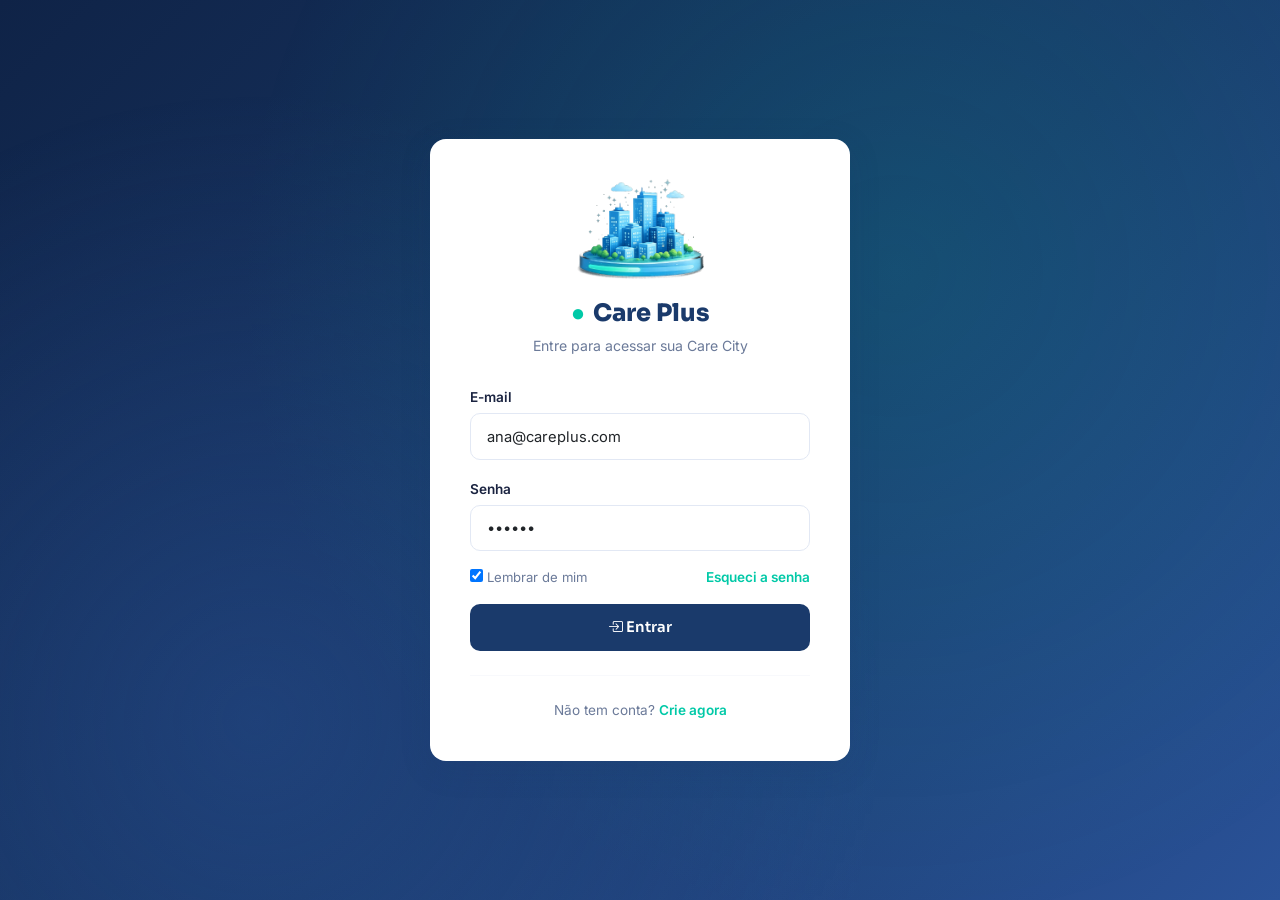
<file: login.html>
<!DOCTYPE html>
<html lang="pt-BR">
<head>
  <meta charset="UTF-8" />
  <meta name="viewport" content="width=device-width, initial-scale=1.0" />
  <title>Care Plus — Entrar</title>
  <link href="https://cdn.jsdelivr.net/npm/bootstrap@5.3.3/dist/css/bootstrap.min.css" rel="stylesheet" />
  <link href="https://cdn.jsdelivr.net/npm/bootstrap-icons@1.11.3/font/bootstrap-icons.min.css" rel="stylesheet" />
  <link rel="stylesheet" href="css/style.css" />
  <style>
    body {
      min-height: 100vh;
      background: linear-gradient(135deg, #0F2347 0%, #1A3A6B 55%, #2A5298 100%);
      display: flex;
      align-items: center;
      justify-content: center;
      padding: 1rem;
    }
    body::before {
      content: '';
      position: fixed; inset: 0;
      background-image:
        radial-gradient(circle at 70% 30%, rgba(0,201,167,0.15) 0%, transparent 60%),
        radial-gradient(circle at 20% 80%, rgba(42,82,152,0.4) 0%, transparent 50%);
      pointer-events: none;
    }
    .login-card {
      background: #fff;
      border-radius: var(--radius);
      padding: 2.5rem;
      max-width: 420px;
      width: 100%;
      box-shadow: var(--shadow-md);
      position: relative;
      z-index: 2;
    }
    .login-logo {
      display: flex;
      align-items: center;
      justify-content: center;
      gap: 0.5rem;
      font-family: 'Sora', sans-serif;
      font-weight: 800;
      font-size: 1.5rem;
      color: var(--primary);
      margin-bottom: 0.25rem;
    }
    .login-illustration {
      width: 130px; height: 100px;
      background-image: url('img/care-city.png');
      background-size: contain;
      background-repeat: no-repeat;
      background-position: center;
      margin: 0 auto 1rem;
    }
    .form-control {
      border: 1.5px solid var(--border);
      border-radius: var(--radius-sm);
      padding: 0.7rem 1rem;
      font-size: 0.92rem;
    }
    .form-control:focus { border-color: var(--accent); box-shadow: 0 0 0 3px rgba(0,201,167,0.12); }
    .form-label { font-weight: 600; font-size: 0.85rem; color: var(--text-main); margin-bottom: 0.35rem; }
    .form-text-link { color: var(--accent); text-decoration: none; font-weight: 600; font-size: 0.85rem; }
    .form-text-link:hover { color: var(--primary); }
  </style>
</head>
<body>

<main class="login-card fade-in-up">
  <div class="login-illustration" role="img" aria-label="Care City"></div>
  <div class="login-logo"><span style="color:var(--accent);">●</span> Care Plus</div>
  <p style="text-align:center; color:var(--text-muted); font-size:0.88rem; margin-bottom:1.75rem;">
    Entre para acessar sua Care City
  </p>

  <form id="login-form" novalidate>
    <div class="mb-3">
      <label class="form-label" for="email">E-mail</label>
      <input type="email" class="form-control" id="email" placeholder="ana@careplus.com" value="ana@careplus.com" required>
      <div class="invalid-feedback">Informe um e-mail válido.</div>
    </div>
    <div class="mb-3">
      <label class="form-label" for="password">Senha</label>
      <input type="password" class="form-control" id="password" placeholder="••••••••" value="123456" required>
      <div class="invalid-feedback">A senha é obrigatória.</div>
    </div>
    <div class="d-flex justify-content-between align-items-center mb-3">
      <label style="font-size:0.82rem; color:var(--text-muted);">
        <input type="checkbox" checked> Lembrar de mim
      </label>
      <a href="#" class="form-text-link">Esqueci a senha</a>
    </div>
    <button type="submit" class="btn-cp-primary" style="width:100%; padding:0.8rem;">
      <i class="bi bi-box-arrow-in-right"></i> Entrar
    </button>
  </form>

  <hr style="margin: 1.5rem 0; border-color: var(--border);">
  <p style="text-align:center; color:var(--text-muted); font-size:0.85rem; margin:0;">
    Não tem conta? <a href="#" class="form-text-link">Crie agora</a>
  </p>
</main>

<script>
document.getElementById('login-form').addEventListener('submit', (e) => {
  e.preventDefault()
  const email = document.getElementById('email')
  const pass = document.getElementById('password')
  let ok = true
  if (!email.value.trim() || !email.value.includes('@')) { email.classList.add('is-invalid'); ok = false } else email.classList.remove('is-invalid')
  if (!pass.value.trim()) { pass.classList.add('is-invalid'); ok = false } else pass.classList.remove('is-invalid')
  if (ok) window.location.href = 'dashboard.html'
})
</script>
</body>
</html>
</file>
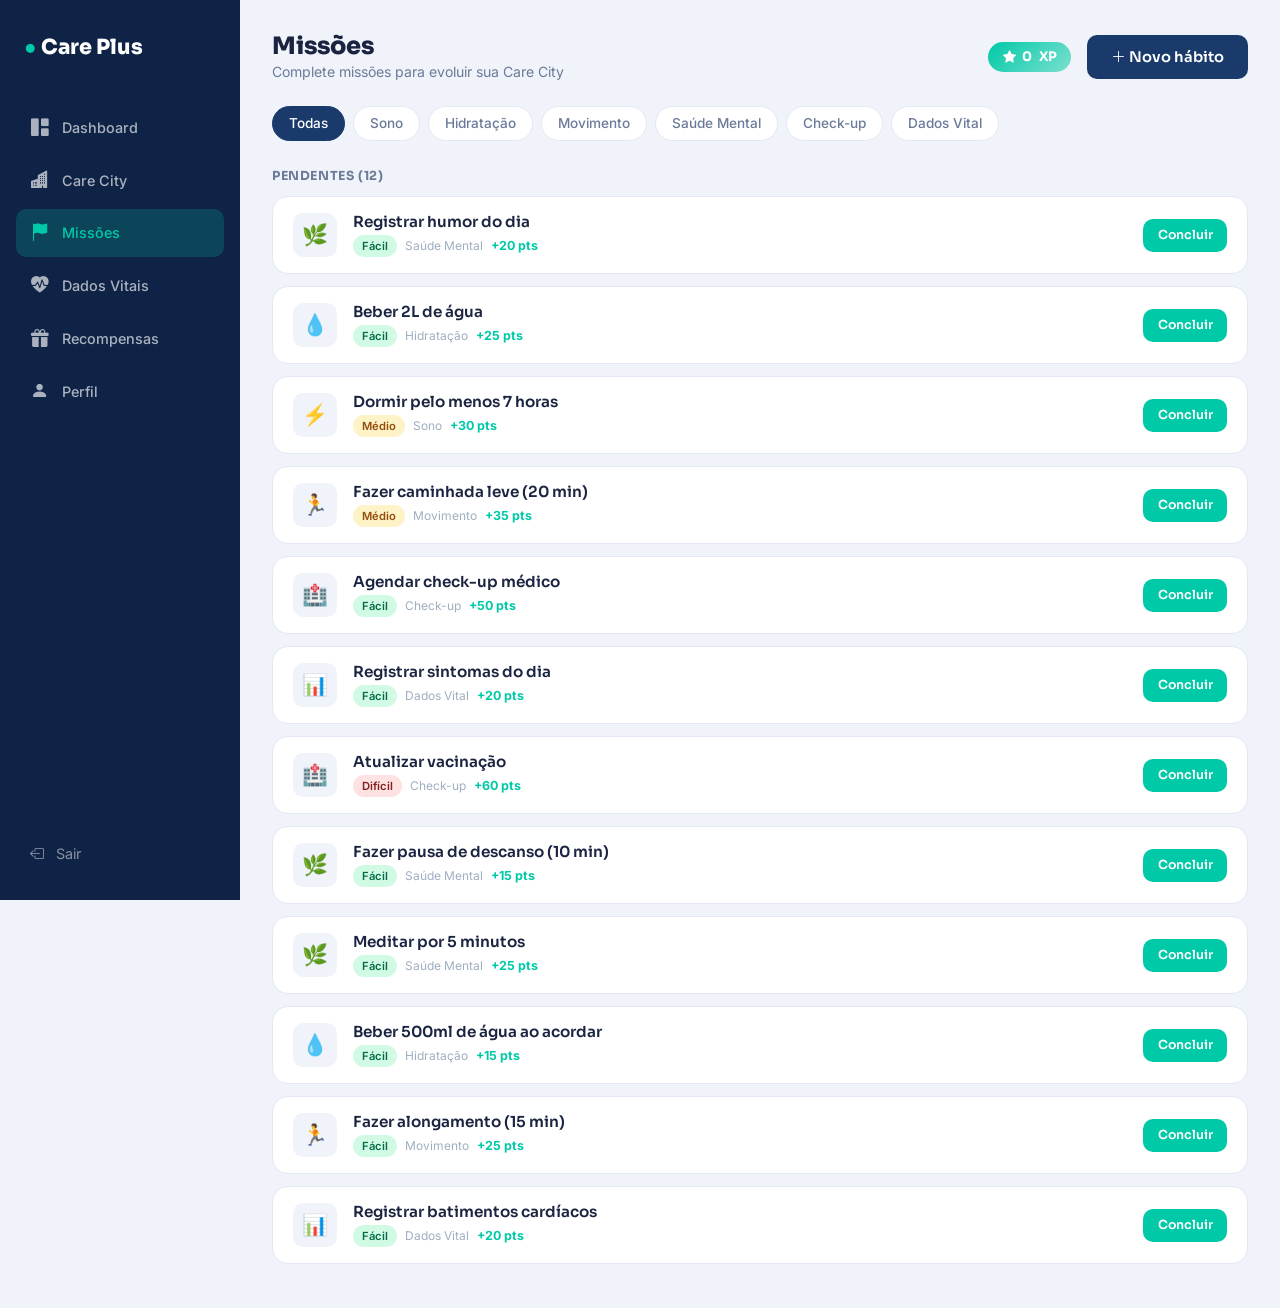
<file: missoes.html>
<!DOCTYPE html>
<html lang="pt-BR">
<head>
  <meta charset="UTF-8" />
  <meta name="viewport" content="width=device-width, initial-scale=1.0" />
  <title>Care Plus — Missões</title>
  <link href="https://cdn.jsdelivr.net/npm/bootstrap@5.3.3/dist/css/bootstrap.min.css" rel="stylesheet" />
  <link href="https://cdn.jsdelivr.net/npm/bootstrap-icons@1.11.3/font/bootstrap-icons.min.css" rel="stylesheet" />
  <link rel="stylesheet" href="css/style.css" />
  <link rel="stylesheet" href="css/care-city.css" />
  <style>
    .mission-card {
      background: var(--surface-card);
      border-radius: var(--radius);
      border: 1.5px solid var(--border);
      padding: 1rem 1.25rem;
      display: flex;
      align-items: center;
      gap: 1rem;
      transition: all 0.2s;
      margin-bottom: 0.75rem;
    }
    .mission-card:hover { box-shadow: var(--shadow-sm); }
    .mission-card.completed { opacity: 0.55; }
    .mission-card.completed .mission-title { text-decoration: line-through; color: var(--text-muted); }
    .mission-icon-wrap {
      width: 44px; height: 44px;
      border-radius: var(--radius-sm);
      display: flex; align-items: center; justify-content: center;
      font-size: 1.3rem;
      flex-shrink: 0;
      background: var(--surface);
    }
    .mission-title { font-family: 'Sora', sans-serif; font-weight: 600; font-size: 0.95rem; margin: 0; }
    .mission-meta { display: flex; gap: 0.5rem; align-items: center; margin-top: 0.25rem; flex-wrap: wrap; }
    .mission-pill {
      font-size: 0.7rem;
      font-weight: 600;
      padding: 0.15rem 0.55rem;
      border-radius: 50px;
    }
    .pill-easy { color: #066c46; background: #d1fae5; }
    .pill-med  { color: #944c0a; background: #fef3c7; }
    .pill-hard { color: #831f1f; background: #fee2e2; }
    .filter-chip {
      background: var(--surface-card);
      border: 1.5px solid var(--border);
      border-radius: 50px;
      padding: 0.4rem 1rem;
      font-size: 0.85rem;
      font-weight: 500;
      color: var(--text-muted);
      cursor: pointer;
      transition: all 0.15s;
      white-space: nowrap;
    }
    .filter-chip:hover { border-color: var(--primary); }
    .filter-chip.active { background: var(--primary); color: #fff; border-color: var(--primary); }
    .form-control, .form-select {
      border: 1.5px solid var(--border);
      border-radius: var(--radius-sm);
      padding: 0.6rem 0.85rem;
      font-size: 0.9rem;
    }
    .form-control:focus, .form-select:focus {
      border-color: var(--accent);
      box-shadow: 0 0 0 3px rgba(0,201,167,0.1);
    }
    .form-label { font-weight: 600; font-size: 0.85rem; color: var(--text-main); margin-bottom: 0.3rem; }
    @media (max-width: 991px) {
      .sidebar { display: none; }
      .main-content { margin-left: 0; padding: 1rem; }
    }
  </style>
</head>
<body>

<!-- SIDEBAR -->
<aside class="sidebar">
  <div class="sidebar-brand"><span style="color:var(--accent);">●</span> Care Plus</div>
  <nav class="sidebar-nav">
    <a href="dashboard.html"><i class="bi bi-grid-1x2-fill"></i> Dashboard</a>
    <a href="care-city.html"><i class="bi bi-buildings-fill"></i> Care City</a>
    <a href="missoes.html" class="active"><i class="bi bi-flag-fill"></i> Missões</a>
    <a href="vitais.html"><i class="bi bi-heart-pulse-fill"></i> Dados Vitais</a>
    <a href="recompensas.html"><i class="bi bi-gift-fill"></i> Recompensas</a>
    <a href="perfil.html"><i class="bi bi-person-fill"></i> Perfil</a>
  </nav>
  <div class="sidebar-bottom">
    <a href="login.html" style="display:flex;align-items:center;gap:0.75rem;padding:0.7rem 0.85rem;border-radius:var(--radius-sm);color:rgba(255,255,255,0.5);text-decoration:none;font-size:0.9rem;">
      <i class="bi bi-box-arrow-left"></i> Sair
    </a>
  </div>
</aside>

<main class="main-content">

  <header class="topbar">
    <div>
      <h1 style="font-size:1.5rem; font-weight:800; margin:0;">Missões</h1>
      <p style="color:var(--text-muted); font-size:0.88rem; margin:0;">Complete missões para evoluir sua Care City</p>
    </div>
    <div class="d-flex align-items-center gap-3">
      <div class="xp-badge"><i class="bi bi-star-fill"></i> <span id="topbar-points">0</span> XP</div>
      <button class="btn-cp-primary" onclick="toggleForm()"><i class="bi bi-plus-lg"></i> Novo hábito</button>
    </div>
  </header>

  <!-- FORM (collapsible) -->
  <section id="habit-form-wrap" class="cp-card mb-3" style="display:none;">
    <h2 style="font-size:1rem; font-weight:700; margin-bottom:1rem;">
      <i class="bi bi-plus-circle" style="color:var(--accent);"></i> Cadastrar novo hábito
    </h2>
    <form id="habit-form" novalidate>
      <div class="row g-3">
        <div class="col-12">
          <label class="form-label" for="habit-name">Nome do hábito *</label>
          <input type="text" class="form-control" id="habit-name" placeholder="Ex: Praticar yoga por 20 min" required>
          <div class="invalid-feedback">Informe um nome para o hábito.</div>
        </div>
        <div class="col-md-6">
          <label class="form-label" for="habit-category">Categoria</label>
          <select class="form-select" id="habit-category">
            <option>Sono</option><option>Hidratação</option><option>Movimento</option>
            <option>Saúde Mental</option><option>Check-up</option><option>Dados Vital</option>
          </select>
        </div>
        <div class="col-md-6">
          <label class="form-label" for="habit-freq">Frequência</label>
          <select class="form-select" id="habit-freq">
            <option>Diário</option><option>Semanal</option><option>Quinzenal</option><option>Mensal</option>
          </select>
        </div>
        <div class="col-md-6">
          <label class="form-label" for="habit-points">Pontuação (1-100) *</label>
          <input type="number" class="form-control" id="habit-points" min="1" max="100" placeholder="20" required>
          <div class="invalid-feedback">Informe um valor entre 1 e 100.</div>
        </div>
        <div class="col-md-6">
          <label class="form-label" for="habit-area">Área da cidade</label>
          <select class="form-select" id="habit-area">
            <option value="usina">⚡ Usina de Energia</option>
            <option value="parque">🌿 Parque do Equilíbrio</option>
            <option value="rios">💧 Rios da Hidratação</option>
            <option value="avenidas">🏃 Avenidas Ativas</option>
            <option value="hospital">🏥 Hospital Preventivo</option>
            <option value="dados">📊 Centro de Dados Vital</option>
          </select>
        </div>
      </div>
      <div class="d-flex gap-2 mt-3">
        <button type="button" class="btn-cp-outline" onclick="toggleForm()">Cancelar</button>
        <button type="submit" class="btn-cp-accent">Salvar hábito</button>
      </div>
    </form>
  </section>

  <!-- FILTROS -->
  <div style="display:flex; gap:0.5rem; overflow-x:auto; padding-bottom:0.5rem; margin-bottom:1.25rem;">
    <button class="filter-chip active" data-filter="Todas">Todas</button>
    <button class="filter-chip" data-filter="Sono">Sono</button>
    <button class="filter-chip" data-filter="Hidratação">Hidratação</button>
    <button class="filter-chip" data-filter="Movimento">Movimento</button>
    <button class="filter-chip" data-filter="Saúde Mental">Saúde Mental</button>
    <button class="filter-chip" data-filter="Check-up">Check-up</button>
    <button class="filter-chip" data-filter="Dados Vital">Dados Vital</button>
  </div>

  <!-- LISTA -->
  <section id="missions-list"></section>

</main>

<!-- ===== MODAL FEEDBACK ===== -->
<div id="feedback-modal" style="display:none; position:fixed; inset:0; background:rgba(0,0,0,0.35); z-index:1050; align-items:center; justify-content:center; padding:1rem;">
  <div style="background:#fff; border-radius:var(--radius); max-width:380px; width:100%; padding:2rem; text-align:center; box-shadow:var(--shadow-md);">
    <div style="font-size:3.5rem; margin-bottom:0.5rem;">🎉</div>
    <h3 style="font-family:'Sora',sans-serif; font-weight:800; color:var(--primary); font-size:1.2rem; margin-bottom:0.3rem;">Missão concluída!</h3>
    <p id="modal-mission-title" style="color:var(--text-muted); font-size:0.9rem; font-weight:500; margin-bottom:1rem;"></p>
    <div style="background:var(--surface); border-radius:var(--radius-sm); padding:0.85rem; margin-bottom:1rem;">
      <span id="modal-points" style="font-family:'Sora',sans-serif; font-weight:800; font-size:1.6rem; color:var(--accent);">+0</span>
      <span style="color:var(--text-muted); font-size:0.85rem; margin-left:0.5rem;">pontos ganhos</span>
    </div>
    <p id="modal-message" style="color:var(--text-muted); font-size:0.88rem; line-height:1.5; margin-bottom:1.25rem;"></p>
    <button class="btn-cp-primary" style="width:100%;" onclick="closeFeedback()">Continuar jornada 🚀</button>
  </div>
</div>

<script>
const AREA_INFO = {
  usina: { icon: '⚡', name: 'Usina de Energia', msg: 'Sua ação fortaleceu a Usina de Energia! ⚡' },
  parque: { icon: '🌿', name: 'Parque do Equilíbrio', msg: 'O Parque do Equilíbrio floresceu! 🌿' },
  rios: { icon: '💧', name: 'Rios da Hidratação', msg: 'Os Rios da Hidratação estão fluindo! 💧' },
  avenidas: { icon: '🏃', name: 'Avenidas Ativas', msg: 'As Avenidas Ativas ganharam vida! 🏃' },
  hospital: { icon: '🏥', name: 'Hospital Preventivo', msg: 'O Hospital Preventivo está de pé! 🏥' },
  dados: { icon: '📊', name: 'Centro de Dados Vital', msg: 'O Centro de Dados foi atualizado! 📊' }
}
const STORAGE_KEY = 'careCity_missions'
let missions = []
let currentFilter = 'Todas'

async function loadMissions() {
  const stored = localStorage.getItem(STORAGE_KEY)
  if (stored) { try { missions = JSON.parse(stored) } catch(e) { missions = [] } }
  if (!missions.length) {
    const res = await fetch('data/missions.json')
    missions = await res.json()
  }
}

function saveMissions() { localStorage.setItem(STORAGE_KEY, JSON.stringify(missions)) }

function diffClass(d) { return d === 'Fácil' ? 'pill-easy' : d === 'Médio' ? 'pill-med' : 'pill-hard' }

function totalPoints() { return missions.filter(m => m.completed).reduce((s,m) => s + m.points, 0) }

function render() {
  document.getElementById('topbar-points').textContent = totalPoints()
  const filtered = currentFilter === 'Todas' ? missions : missions.filter(m => m.category === currentFilter)
  const pending = filtered.filter(m => !m.completed)
  const done = filtered.filter(m => m.completed)

  const list = document.getElementById('missions-list')
  list.innerHTML = ''

  if (!filtered.length) {
    list.innerHTML = '<div style="text-align:center; padding:3rem; color:var(--text-light);"><div style="font-size:3rem">🎯</div><p>Nenhuma missão nessa categoria</p></div>'
    return
  }

  if (pending.length) {
    list.innerHTML += '<h3 style="font-size:0.78rem; font-weight:700; color:var(--text-muted); text-transform:uppercase; letter-spacing:0.05em; margin-bottom:0.75rem;">Pendentes (' + pending.length + ')</h3>'
    pending.forEach(m => list.innerHTML += missionHTML(m))
  }
  if (done.length) {
    list.innerHTML += '<h3 style="font-size:0.78rem; font-weight:700; color:var(--text-muted); text-transform:uppercase; letter-spacing:0.05em; margin:1.5rem 0 0.75rem;">Concluídas (' + done.length + ')</h3>'
    done.forEach(m => list.innerHTML += missionHTML(m))
  }
}

function missionHTML(m) {
  const area = AREA_INFO[m.area] || { icon: '⭐', name: m.category }
  return `
    <article class="mission-card ${m.completed ? 'completed' : ''}">
      <div class="mission-icon-wrap">${m.completed ? '✅' : area.icon}</div>
      <div style="flex:1; min-width:0;">
        <h4 class="mission-title">${m.title}</h4>
        <div class="mission-meta">
          <span class="mission-pill ${diffClass(m.difficulty)}">${m.difficulty}</span>
          <span style="color:var(--text-light); font-size:0.75rem;">${m.category}</span>
          <span style="color:var(--accent); font-weight:700; font-size:0.78rem;">+${m.points} pts</span>
        </div>
      </div>
      ${!m.completed ? `<button class="btn-cp-accent" style="font-size:0.78rem; padding:0.45rem 0.9rem;" onclick="completeMission(${m.id})">Concluir</button>` : ''}
    </article>
  `
}

function completeMission(id) {
  const m = missions.find(x => x.id === id)
  if (!m || m.completed) return
  m.completed = true
  saveMissions()
  showFeedback(m)
  render()
}

function showFeedback(m) {
  const modal = document.getElementById('feedback-modal')
  document.getElementById('modal-mission-title').textContent = m.title
  document.getElementById('modal-points').textContent = '+' + m.points
  document.getElementById('modal-message').textContent = (AREA_INFO[m.area] || {}).msg || 'Parabéns! 🎉'
  modal.style.display = 'flex'
}
function closeFeedback() { document.getElementById('feedback-modal').style.display = 'none' }

// Filtros
document.querySelectorAll('.filter-chip').forEach(chip => {
  chip.addEventListener('click', () => {
    document.querySelectorAll('.filter-chip').forEach(c => c.classList.remove('active'))
    chip.classList.add('active')
    currentFilter = chip.getAttribute('data-filter')
    render()
  })
})

// Form
function toggleForm() {
  const f = document.getElementById('habit-form-wrap')
  f.style.display = f.style.display === 'none' ? 'block' : 'none'
}

document.getElementById('habit-form').addEventListener('submit', (e) => {
  e.preventDefault()
  const name = document.getElementById('habit-name').value.trim()
  const points = parseInt(document.getElementById('habit-points').value, 10)
  const nameInput = document.getElementById('habit-name')
  const pointsInput = document.getElementById('habit-points')

  let ok = true
  if (!name) { nameInput.classList.add('is-invalid'); ok = false } else nameInput.classList.remove('is-invalid')
  if (!points || points < 1 || points > 100) { pointsInput.classList.add('is-invalid'); ok = false } else pointsInput.classList.remove('is-invalid')
  if (!ok) return

  const newM = {
    id: Date.now(),
    title: name,
    category: document.getElementById('habit-category').value,
    points: points,
    difficulty: 'Fácil',
    completed: false,
    area: document.getElementById('habit-area').value
  }
  missions.push(newM)
  saveMissions()
  document.getElementById('habit-form').reset()
  toggleForm()
  render()
})

// Init
loadMissions().then(render)
</script>
</body>
</html>
</file>
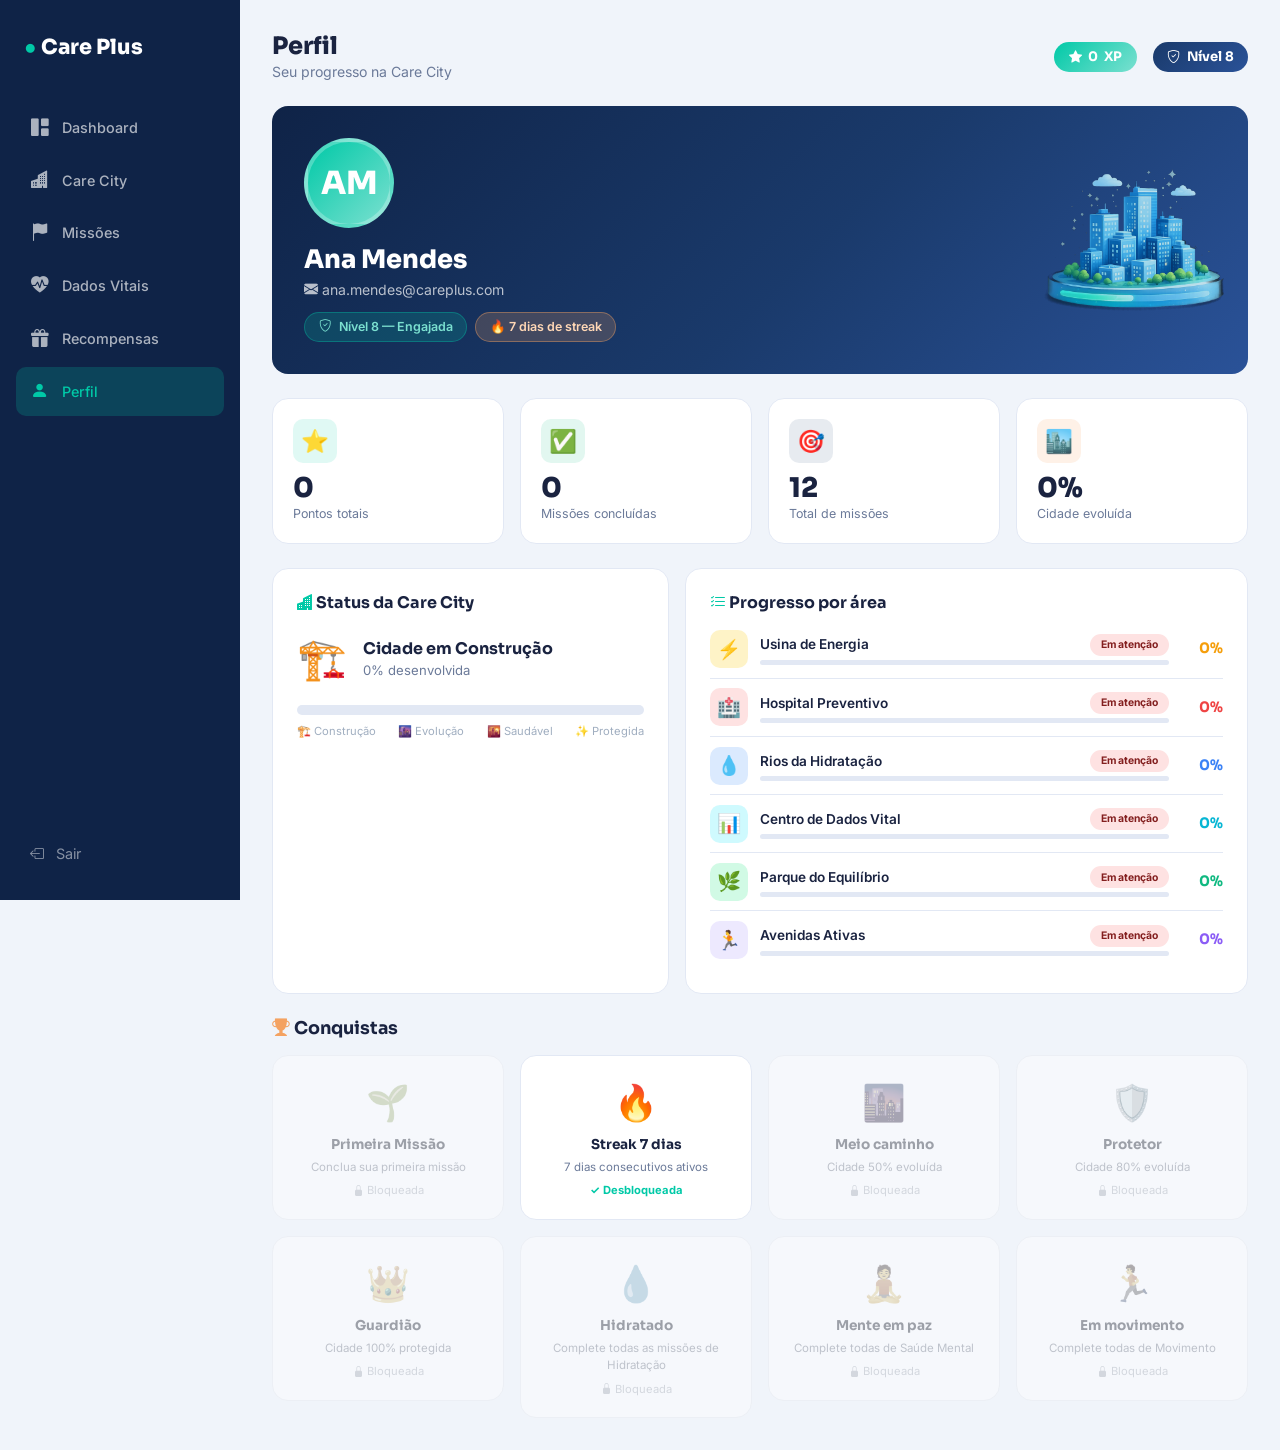
<file: perfil.html>
<!DOCTYPE html>
<html lang="pt-BR">
<head>
  <meta charset="UTF-8" />
  <meta name="viewport" content="width=device-width, initial-scale=1.0" />
  <title>Care Plus — Perfil</title>
  <link href="https://cdn.jsdelivr.net/npm/bootstrap@5.3.3/dist/css/bootstrap.min.css" rel="stylesheet" />
  <link href="https://cdn.jsdelivr.net/npm/bootstrap-icons@1.11.3/font/bootstrap-icons.min.css" rel="stylesheet" />
  <link rel="stylesheet" href="css/style.css" />
  <link rel="stylesheet" href="css/care-city.css" />
  <style>
    .profile-hero {
      background: linear-gradient(135deg, #0F2347 0%, #1A3A6B 55%, #2A5298 100%);
      border-radius: var(--radius);
      padding: 2rem;
      color: #fff;
      margin-bottom: 1.5rem;
      position: relative;
      overflow: hidden;
    }
    .profile-hero::after {
      content: '';
      position: absolute;
      right: 1.5rem; top: 50%;
      transform: translateY(-50%);
      width: 180px; height: 180px;
      background-image: url('img/care-city.png');
      background-size: contain;
      background-repeat: no-repeat;
      background-position: center;
      opacity: 0.85;
      pointer-events: none;
    }
    .profile-avatar {
      width: 90px; height: 90px;
      border-radius: 50%;
      background: linear-gradient(135deg, var(--accent), var(--accent-light));
      color: #fff;
      font-family: 'Sora', sans-serif;
      font-weight: 800;
      font-size: 2rem;
      display: flex;
      align-items: center;
      justify-content: center;
      border: 4px solid rgba(255,255,255,0.25);
      margin-bottom: 1rem;
    }
    .profile-name { font-family: 'Sora', sans-serif; font-weight: 800; font-size: 1.6rem; margin: 0 0 0.25rem; }
    .profile-email { color: rgba(255,255,255,0.7); font-size: 0.88rem; margin-bottom: 0.75rem; }
    .area-summary-row {
      display: flex;
      align-items: center;
      gap: 0.75rem;
      padding: 0.6rem 0;
      border-bottom: 1px solid var(--border);
    }
    .area-summary-row:last-child { border-bottom: none; }
    .area-summary-icon {
      width: 38px; height: 38px;
      border-radius: var(--radius-sm);
      display: flex; align-items: center; justify-content: center;
      font-size: 1.2rem;
      flex-shrink: 0;
    }
    .achievement-card {
      background: var(--surface-card);
      border-radius: var(--radius);
      border: 1.5px solid var(--border);
      padding: 1.25rem;
      text-align: center;
      transition: all 0.2s;
    }
    .achievement-card:hover { box-shadow: var(--shadow-sm); }
    .achievement-card.locked { opacity: 0.4; filter: grayscale(0.6); }
    @media (max-width: 991px) { .sidebar { display: none; } .main-content { margin-left: 0; padding: 1rem; } .profile-hero::after { display: none; } }
  </style>
</head>
<body>

<aside class="sidebar">
  <div class="sidebar-brand"><span style="color:var(--accent);">●</span> Care Plus</div>
  <nav class="sidebar-nav">
    <a href="dashboard.html"><i class="bi bi-grid-1x2-fill"></i> Dashboard</a>
    <a href="care-city.html"><i class="bi bi-buildings-fill"></i> Care City</a>
    <a href="missoes.html"><i class="bi bi-flag-fill"></i> Missões</a>
    <a href="vitais.html"><i class="bi bi-heart-pulse-fill"></i> Dados Vitais</a>
    <a href="recompensas.html"><i class="bi bi-gift-fill"></i> Recompensas</a>
    <a href="perfil.html" class="active"><i class="bi bi-person-fill"></i> Perfil</a>
  </nav>
  <div class="sidebar-bottom">
    <a href="login.html" style="display:flex;align-items:center;gap:0.75rem;padding:0.7rem 0.85rem;border-radius:var(--radius-sm);color:rgba(255,255,255,0.5);text-decoration:none;font-size:0.9rem;">
      <i class="bi bi-box-arrow-left"></i> Sair
    </a>
  </div>
</aside>

<main class="main-content">

  <header class="topbar">
    <div>
      <h1 style="font-size:1.5rem; font-weight:800; margin:0;">Perfil</h1>
      <p style="color:var(--text-muted); font-size:0.88rem; margin:0;">Seu progresso na Care City</p>
    </div>
    <div class="d-flex align-items-center gap-3">
      <div class="xp-badge"><i class="bi bi-star-fill"></i> <span id="total-points">0</span> XP</div>
      <div class="level-badge"><i class="bi bi-shield-check"></i> Nível 8</div>
    </div>
  </header>

  <!-- PROFILE HERO -->
  <section class="profile-hero fade-in-up">
    <div class="profile-avatar">AM</div>
    <h2 class="profile-name">Ana Mendes</h2>
    <p class="profile-email"><i class="bi bi-envelope-fill"></i> ana.mendes@careplus.com</p>
    <div class="d-flex gap-2 flex-wrap">
      <span class="hero-badge" style="display:inline-flex; align-items:center; gap:0.5rem; background:rgba(0,201,167,0.18); border:1px solid rgba(0,201,167,0.35); color:#7BE0D0; border-radius:50px; padding:0.3rem 0.85rem; font-size:0.78rem; font-weight:600;">
        <i class="bi bi-shield-check"></i> Nível 8 — Engajada
      </span>
      <span style="display:inline-flex; align-items:center; gap:0.5rem; background:rgba(244,162,97,0.2); border:1px solid rgba(244,162,97,0.4); color:#FFD7B5; border-radius:50px; padding:0.3rem 0.85rem; font-size:0.78rem; font-weight:600;">
        🔥 7 dias de streak
      </span>
    </div>
  </section>

  <!-- STATS -->
  <section class="row g-3 mb-4 fade-in-up delay-1">
    <div class="col-6 col-lg-3">
      <div class="stat-card">
        <div class="stat-icon" style="background:rgba(0,201,167,0.12);">⭐</div>
        <div class="stat-value" id="stat-points">0</div>
        <div class="stat-label">Pontos totais</div>
      </div>
    </div>
    <div class="col-6 col-lg-3">
      <div class="stat-card">
        <div class="stat-icon" style="background:rgba(16,185,129,0.12);">✅</div>
        <div class="stat-value" id="stat-completed">0</div>
        <div class="stat-label">Missões concluídas</div>
      </div>
    </div>
    <div class="col-6 col-lg-3">
      <div class="stat-card">
        <div class="stat-icon" style="background:rgba(26,58,107,0.1);">🎯</div>
        <div class="stat-value" id="stat-total">0</div>
        <div class="stat-label">Total de missões</div>
      </div>
    </div>
    <div class="col-6 col-lg-3">
      <div class="stat-card">
        <div class="stat-icon" style="background:rgba(244,162,97,0.15);">🏙️</div>
        <div class="stat-value"><span id="stat-city">0</span>%</div>
        <div class="stat-label">Cidade evoluída</div>
      </div>
    </div>
  </section>

  <!-- CITY STATUS + AREAS -->
  <section class="row g-3 fade-in-up delay-2">

    <!-- City overview -->
    <div class="col-lg-5">
      <article class="cp-card h-100">
        <h2 style="font-size:1rem; font-weight:700; margin-bottom:1rem;">
          <i class="bi bi-buildings-fill" style="color:var(--accent);"></i> Status da Care City
        </h2>
        <div class="d-flex align-items-center gap-3 mb-3">
          <span id="city-stage-icon" style="font-size:2.5rem;">🏗️</span>
          <div>
            <div id="city-stage-label" style="font-family:'Sora',sans-serif; font-weight:700; color:var(--text-main);">Cidade em Construção</div>
            <div style="color:var(--text-muted); font-size:0.82rem;"><span id="city-pct">0</span>% desenvolvida</div>
          </div>
        </div>
        <div class="progress-cp" style="height:10px;">
          <div class="progress-cp-bar" id="city-bar" style="width:0%;"></div>
        </div>
        <div class="d-flex justify-content-between mt-2" style="font-size:0.7rem; color:var(--text-light);">
          <span>🏗️ Construção</span>
          <span>🌆 Evolução</span>
          <span>🌇 Saudável</span>
          <span>✨ Protegida</span>
        </div>
      </article>
    </div>

    <!-- Areas progress -->
    <div class="col-lg-7">
      <article class="cp-card h-100">
        <h2 style="font-size:1rem; font-weight:700; margin-bottom:0.5rem;">
          <i class="bi bi-list-check" style="color:var(--accent);"></i> Progresso por área
        </h2>
        <div id="areas-list"></div>
      </article>
    </div>

  </section>

  <!-- ACHIEVEMENTS -->
  <section class="mt-4 fade-in-up delay-3">
    <h2 style="font-size:1.1rem; font-weight:700; margin-bottom:1rem;">
      <i class="bi bi-trophy-fill" style="color:#F4A261;"></i> Conquistas
    </h2>
    <div class="row g-3" id="achievements-row"></div>
  </section>

</main>

<script>
const STORAGE_KEY = 'careCity_missions'

const AREAS = {
  usina: { name: 'Usina de Energia', icon: '⚡', color: '#f59e0b', bg: '#FEF3C7' },
  hospital: { name: 'Hospital Preventivo', icon: '🏥', color: '#ef4444', bg: '#FEE2E2' },
  rios: { name: 'Rios da Hidratação', icon: '💧', color: '#3b82f6', bg: '#DBEAFE' },
  dados: { name: 'Centro de Dados Vital', icon: '📊', color: '#06b6d4', bg: '#CFFAFE' },
  parque: { name: 'Parque do Equilíbrio', icon: '🌿', color: '#10b981', bg: '#D1FAE5' },
  avenidas: { name: 'Avenidas Ativas', icon: '🏃', color: '#8b5cf6', bg: '#EDE9FE' }
}

const ACHIEVEMENTS = [
  { id: 'first', name: 'Primeira Missão', desc: 'Conclua sua primeira missão', icon: '🌱', check: m => m.filter(x => x.completed).length >= 1 },
  { id: 'streak', name: 'Streak 7 dias', desc: '7 dias consecutivos ativos', icon: '🔥', check: () => true },
  { id: 'half', name: 'Meio caminho', desc: 'Cidade 50% evoluída', icon: '🌆', check: m => calcCity(m) >= 50 },
  { id: 'protector', name: 'Protetor', desc: 'Cidade 80% evoluída', icon: '🛡️', check: m => calcCity(m) >= 80 },
  { id: 'guardian', name: 'Guardião', desc: 'Cidade 100% protegida', icon: '👑', check: m => calcCity(m) >= 100 },
  { id: 'water', name: 'Hidratado', desc: 'Complete todas as missões de Hidratação', icon: '💧', check: m => allDone(m, 'rios') },
  { id: 'mind', name: 'Mente em paz', desc: 'Complete todas de Saúde Mental', icon: '🧘', check: m => allDone(m, 'parque') },
  { id: 'active', name: 'Em movimento', desc: 'Complete todas de Movimento', icon: '🏃', check: m => allDone(m, 'avenidas') }
]

function calcAreaProgress(missions, areaId) {
  const ms = missions.filter(m => m.area === areaId)
  if (!ms.length) return 0
  return Math.round((ms.filter(m => m.completed).length / ms.length) * 100)
}

function calcCity(missions) {
  const progs = Object.keys(AREAS).map(id => calcAreaProgress(missions, id))
  return Math.round(progs.reduce((s,p) => s + p, 0) / progs.length)
}

function allDone(missions, areaId) {
  const ms = missions.filter(m => m.area === areaId)
  return ms.length > 0 && ms.every(m => m.completed)
}

function getCityStage(pct) {
  if (pct <= 25)  return { label: 'Cidade em Construção', icon: '🏗️' }
  if (pct <= 50)  return { label: 'Cidade em Evolução', icon: '🌆' }
  if (pct <= 80)  return { label: 'Cidade Saudável', icon: '🌇' }
                  return { label: 'Cidade Protegida', icon: '✨' }
}

function getAreaStatus(progress) {
  if (progress >= 70) return { label: 'Protegido', cls: 'area-status-protegido' }
  if (progress >= 35) return { label: 'Estável', cls: 'area-status-estavel' }
  return { label: 'Em atenção', cls: 'area-status-atencao' }
}

async function loadMissions() {
  const stored = localStorage.getItem(STORAGE_KEY)
  if (stored) { try { return JSON.parse(stored) } catch(e) {} }
  const res = await fetch('data/missions.json')
  return await res.json()
}

function render(missions) {
  const completed = missions.filter(m => m.completed)
  const points = completed.reduce((s, m) => s + m.points, 0)
  const cityPct = calcCity(missions)
  const stage = getCityStage(cityPct)

  document.getElementById('total-points').textContent = points
  document.getElementById('stat-points').textContent = points
  document.getElementById('stat-completed').textContent = completed.length
  document.getElementById('stat-total').textContent = missions.length
  document.getElementById('stat-city').textContent = cityPct
  document.getElementById('city-stage-icon').textContent = stage.icon
  document.getElementById('city-stage-label').textContent = stage.label
  document.getElementById('city-pct').textContent = cityPct
  document.getElementById('city-bar').style.width = cityPct + '%'

  // Areas list
  const list = document.getElementById('areas-list')
  list.innerHTML = ''
  Object.keys(AREAS).forEach(id => {
    const a = AREAS[id]
    const pct = calcAreaProgress(missions, id)
    const status = getAreaStatus(pct)
    list.innerHTML += `
      <div class="area-summary-row">
        <div class="area-summary-icon" style="background:${a.bg};">${a.icon}</div>
        <div style="flex:1; min-width:0;">
          <div style="display:flex; justify-content:space-between; align-items:center; margin-bottom:0.25rem;">
            <span style="font-weight:600; font-size:0.85rem;">${a.name}</span>
            <span class="area-status-badge ${status.cls}" style="font-size:0.65rem;">${status.label}</span>
          </div>
          <div class="progress-cp" style="height:5px;">
            <div class="progress-cp-bar" style="width:${pct}%; background:${a.color};"></div>
          </div>
        </div>
        <span style="font-family:'Sora',sans-serif; font-weight:700; font-size:0.9rem; min-width:42px; text-align:right; color:${a.color};">${pct}%</span>
      </div>
    `
  })

  // Achievements
  const ach = document.getElementById('achievements-row')
  ach.innerHTML = ''
  ACHIEVEMENTS.forEach(a => {
    const unlocked = a.check(missions)
    ach.innerHTML += `
      <div class="col-6 col-md-4 col-lg-3">
        <div class="achievement-card ${unlocked ? '' : 'locked'}">
          <div style="font-size:2.2rem; margin-bottom:0.4rem;">${a.icon}</div>
          <div style="font-family:'Sora',sans-serif; font-weight:700; font-size:0.85rem; color:var(--text-main); margin-bottom:0.2rem;">${a.name}</div>
          <div style="font-size:0.72rem; color:var(--text-muted);">${a.desc}</div>
          ${unlocked ? '<div style="font-size:0.7rem; color:var(--accent); font-weight:700; margin-top:0.4rem;">✓ Desbloqueada</div>' : '<div style="font-size:0.7rem; color:var(--text-light); margin-top:0.4rem;"><i class="bi bi-lock-fill"></i> Bloqueada</div>'}
        </div>
      </div>
    `
  })
}

loadMissions().then(render)
</script>
</body>
</html>
</file>
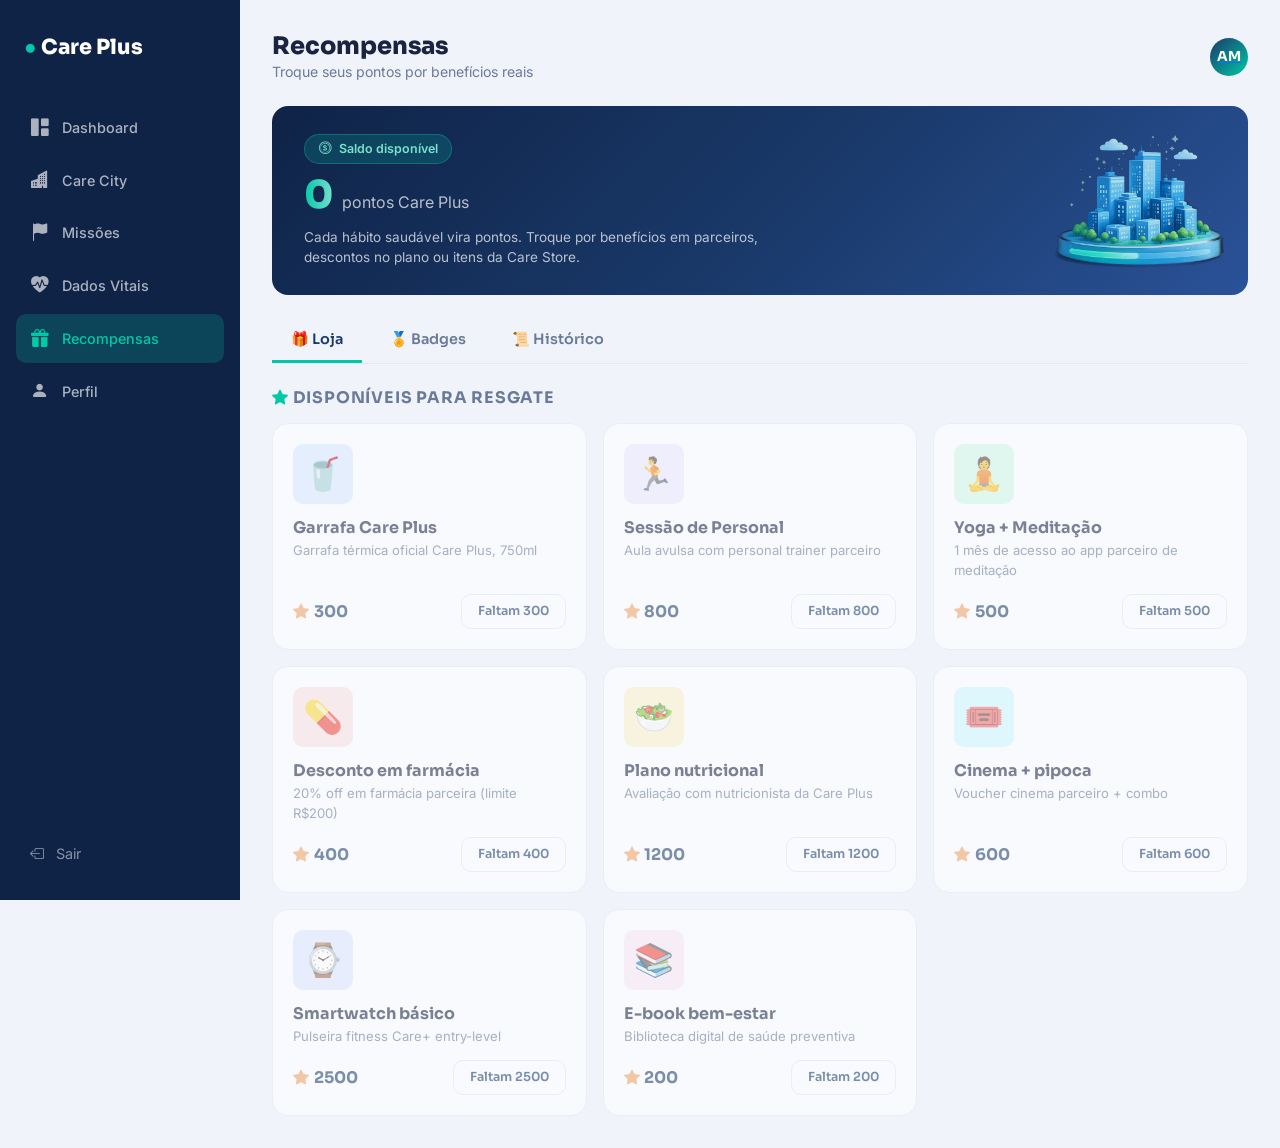
<file: recompensas.html>
<!DOCTYPE html>
<html lang="pt-BR">
<head>
  <meta charset="UTF-8" />
  <meta name="viewport" content="width=device-width, initial-scale=1.0" />
  <title>Care Plus — Recompensas</title>
  <link href="https://cdn.jsdelivr.net/npm/bootstrap@5.3.3/dist/css/bootstrap.min.css" rel="stylesheet" />
  <link href="https://cdn.jsdelivr.net/npm/bootstrap-icons@1.11.3/font/bootstrap-icons.min.css" rel="stylesheet" />
  <link rel="stylesheet" href="css/style.css" />
  <link rel="stylesheet" href="css/care-city.css" />
  <style>
    .rewards-hero {
      background: linear-gradient(135deg, #0F2347 0%, #1A3A6B 55%, #2A5298 100%);
      border-radius: var(--radius);
      padding: 1.75rem 2rem;
      color: #fff;
      margin-bottom: 1.5rem;
      position: relative;
      overflow: hidden;
    }
    .rewards-hero::after {
      content: '';
      position: absolute;
      right: 1.5rem; top: 50%;
      transform: translateY(-50%);
      width: 170px; height: 170px;
      background-image: url('img/care-city.png');
      background-size: contain;
      background-repeat: no-repeat;
      background-position: center;
      opacity: 0.85;
      pointer-events: none;
    }
    .points-display {
      display: flex;
      align-items: baseline;
      gap: 0.5rem;
      margin-top: 0.75rem;
    }
    .points-value {
      font-family: 'Sora', sans-serif;
      font-weight: 800;
      font-size: 2.4rem;
      background: linear-gradient(90deg, #00C9A7, #7BE0D0);
      -webkit-background-clip: text;
      -webkit-text-fill-color: transparent;
      background-clip: text;
      line-height: 1;
    }
    .reward-card {
      background: var(--surface-card);
      border-radius: var(--radius);
      border: 1.5px solid var(--border);
      padding: 1.25rem;
      transition: all 0.25s;
      height: 100%;
      display: flex;
      flex-direction: column;
    }
    .reward-card:hover { border-color: var(--accent); box-shadow: var(--shadow-sm); transform: translateY(-2px); }
    .reward-card.locked { opacity: 0.55; }
    .reward-icon {
      width: 60px; height: 60px;
      border-radius: var(--radius-sm);
      display: flex; align-items: center; justify-content: center;
      font-size: 2rem;
      margin-bottom: 0.85rem;
    }
    .reward-name { font-family: 'Sora', sans-serif; font-weight: 700; font-size: 1rem; margin: 0 0 0.25rem; color: var(--text-main); }
    .reward-desc { font-size: 0.82rem; color: var(--text-muted); flex: 1; margin-bottom: 0.85rem; line-height: 1.5; }
    .reward-price {
      display: inline-flex;
      align-items: center;
      gap: 0.3rem;
      font-family: 'Sora', sans-serif;
      font-weight: 700;
      color: var(--primary);
    }
    .badge-card {
      background: var(--surface-card);
      border-radius: var(--radius);
      border: 1.5px solid var(--border);
      padding: 1.5rem 1rem;
      text-align: center;
      transition: all 0.25s;
      height: 100%;
    }
    .badge-card:hover { border-color: var(--accent); transform: translateY(-3px); box-shadow: var(--shadow-sm); }
    .badge-card.locked { opacity: 0.4; filter: grayscale(0.7); }
    .badge-icon-big { font-size: 3rem; margin-bottom: 0.5rem; display: block; }
    .reward-tab {
      background: transparent;
      border: none;
      padding: 0.6rem 1.2rem;
      font-family: 'Sora', sans-serif;
      font-weight: 600;
      font-size: 0.9rem;
      color: var(--text-muted);
      border-bottom: 3px solid transparent;
      transition: all 0.15s;
      cursor: pointer;
    }
    .reward-tab.active { color: var(--primary); border-bottom-color: var(--accent); }
    .reward-tab:hover { color: var(--primary); }
    @media (max-width: 991px) { .sidebar { display: none; } .main-content { margin-left: 0; padding: 1rem; } .rewards-hero::after { display: none; } }
  </style>
</head>
<body>

<aside class="sidebar">
  <div class="sidebar-brand"><span style="color:var(--accent);">●</span> Care Plus</div>
  <nav class="sidebar-nav">
    <a href="dashboard.html"><i class="bi bi-grid-1x2-fill"></i> Dashboard</a>
    <a href="care-city.html"><i class="bi bi-buildings-fill"></i> Care City</a>
    <a href="missoes.html"><i class="bi bi-flag-fill"></i> Missões</a>
    <a href="vitais.html"><i class="bi bi-heart-pulse-fill"></i> Dados Vitais</a>
    <a href="recompensas.html" class="active"><i class="bi bi-gift-fill"></i> Recompensas</a>
    <a href="perfil.html"><i class="bi bi-person-fill"></i> Perfil</a>
  </nav>
  <div class="sidebar-bottom">
    <a href="login.html" style="display:flex;align-items:center;gap:0.75rem;padding:0.7rem 0.85rem;border-radius:var(--radius-sm);color:rgba(255,255,255,0.5);text-decoration:none;font-size:0.9rem;">
      <i class="bi bi-box-arrow-left"></i> Sair
    </a>
  </div>
</aside>

<main class="main-content">

  <header class="topbar">
    <div>
      <h1 style="font-size:1.5rem; font-weight:800; margin:0;">Recompensas</h1>
      <p style="color:var(--text-muted); font-size:0.88rem; margin:0;">Troque seus pontos por benefícios reais</p>
    </div>
    <a href="perfil.html"><div class="avatar">AM</div></a>
  </header>

  <!-- HERO PONTOS -->
  <section class="rewards-hero fade-in-up">
    <span style="display:inline-flex; align-items:center; gap:0.5rem; background:rgba(0,201,167,0.18); border:1px solid rgba(0,201,167,0.35); color:#7BE0D0; border-radius:50px; padding:0.3rem 0.85rem; font-size:0.78rem; font-weight:600;">
      <i class="bi bi-coin"></i> Saldo disponível
    </span>
    <div class="points-display">
      <span class="points-value" id="user-points">0</span>
      <span style="color:rgba(255,255,255,0.7); font-size:1rem;">pontos Care Plus</span>
    </div>
    <p style="color:rgba(255,255,255,0.7); font-size:0.85rem; margin:0.75rem 0 0; max-width:480px;">
      Cada hábito saudável vira pontos. Troque por benefícios em parceiros, descontos no plano ou itens da Care Store.
    </p>
  </section>

  <!-- TABS -->
  <nav style="display:flex; gap:0.5rem; border-bottom:1.5px solid var(--border); margin-bottom:1.5rem;" aria-label="Categorias de recompensas">
    <button class="reward-tab active" data-tab="store">🎁 Loja</button>
    <button class="reward-tab" data-tab="badges">🏅 Badges</button>
    <button class="reward-tab" data-tab="history">📜 Histórico</button>
  </nav>

  <!-- TAB: STORE -->
  <section id="tab-store" class="fade-in-up delay-1">
    <h2 style="font-size:1rem; font-weight:700; margin-bottom:1rem; color:var(--text-muted); text-transform:uppercase; letter-spacing:0.05em;">
      <i class="bi bi-star-fill" style="color:var(--accent);"></i> Disponíveis para resgate
    </h2>
    <div class="row g-3" id="store-grid"></div>
  </section>

  <!-- TAB: BADGES -->
  <section id="tab-badges" style="display:none;" class="fade-in-up">
    <h2 style="font-size:1rem; font-weight:700; margin-bottom:1rem; color:var(--text-muted); text-transform:uppercase; letter-spacing:0.05em;">
      <i class="bi bi-shield-check" style="color:var(--accent);"></i> Suas conquistas
    </h2>
    <div class="row g-3" id="badges-grid"></div>
  </section>

  <!-- TAB: HISTORY -->
  <section id="tab-history" style="display:none;" class="fade-in-up">
    <h2 style="font-size:1rem; font-weight:700; margin-bottom:1rem; color:var(--text-muted); text-transform:uppercase; letter-spacing:0.05em;">
      <i class="bi bi-clock-history" style="color:var(--accent);"></i> Histórico de pontos
    </h2>
    <article class="cp-card">
      <div id="history-list"></div>
    </article>
  </section>

</main>

<!-- MODAL CONFIRMAÇÃO RESGATE -->
<div id="redeem-modal" style="display:none; position:fixed; inset:0; background:rgba(0,0,0,0.4); z-index:1050; align-items:center; justify-content:center; padding:1rem;">
  <div style="background:#fff; border-radius:var(--radius); max-width:380px; width:100%; padding:2rem; text-align:center; box-shadow:var(--shadow-md);">
    <div id="redeem-icon" style="font-size:3rem; margin-bottom:0.5rem;">🎁</div>
    <h3 id="redeem-title" style="font-family:'Sora',sans-serif; font-weight:800; color:var(--primary); font-size:1.1rem; margin-bottom:0.3rem;"></h3>
    <p id="redeem-msg" style="color:var(--text-muted); font-size:0.88rem; margin-bottom:1.25rem;"></p>
    <div class="d-flex gap-2">
      <button class="btn-cp-outline" style="flex:1;" onclick="closeRedeem()">Cancelar</button>
      <button class="btn-cp-accent" style="flex:1;" id="redeem-confirm">Confirmar</button>
    </div>
  </div>
</div>

<script>
const STORAGE_KEY = 'careCity_missions'
const HISTORY_KEY = 'careCity_redeemHistory'

const STORE_ITEMS = [
  { id: 1, icon: '🥤', name: 'Garrafa Care Plus', desc: 'Garrafa térmica oficial Care Plus, 750ml', price: 300, bg: '#DBEAFE' },
  { id: 2, icon: '🏃', name: 'Sessão de Personal', desc: 'Aula avulsa com personal trainer parceiro', price: 800, bg: '#EDE9FE' },
  { id: 3, icon: '🧘', name: 'Yoga + Meditação', desc: '1 mês de acesso ao app parceiro de meditação', price: 500, bg: '#D1FAE5' },
  { id: 4, icon: '💊', name: 'Desconto em farmácia', desc: '20% off em farmácia parceira (limite R$200)', price: 400, bg: '#FEE2E2' },
  { id: 5, icon: '🥗', name: 'Plano nutricional', desc: 'Avaliação com nutricionista da Care Plus', price: 1200, bg: '#FEF3C7' },
  { id: 6, icon: '🎟️', name: 'Cinema + pipoca', desc: 'Voucher cinema parceiro + combo', price: 600, bg: '#CFFAFE' },
  { id: 7, icon: '⌚', name: 'Smartwatch básico', desc: 'Pulseira fitness Care+ entry-level', price: 2500, bg: '#E0E7FF' },
  { id: 8, icon: '📚', name: 'E-book bem-estar', desc: 'Biblioteca digital de saúde preventiva', price: 200, bg: '#FCE7F3' }
]

const BADGES = [
  { id: 'b1', icon: '🌱', name: 'Primeira Missão', desc: 'Comece sua jornada', need: 1 },
  { id: 'b2', icon: '🔥', name: 'Streak Mestre', desc: '7 dias consecutivos', need: 'streak' },
  { id: 'b3', icon: '💧', name: 'Hidratado', desc: 'Complete missões de Hidratação', need: 'rios' },
  { id: 'b4', icon: '🏃', name: 'Em movimento', desc: 'Complete missões de Movimento', need: 'avenidas' },
  { id: 'b5', icon: '🧘', name: 'Mente em paz', desc: 'Complete missões de Saúde Mental', need: 'parque' },
  { id: 'b6', icon: '😴', name: 'Bem descansada', desc: 'Complete missões de Sono', need: 'usina' },
  { id: 'b7', icon: '🏥', name: 'Preventiva', desc: 'Agende um check-up', need: 'hospital' },
  { id: 'b8', icon: '🌆', name: 'Em evolução', desc: 'Cidade 50% desenvolvida', need: 'city50' },
  { id: 'b9', icon: '🛡️', name: 'Protetora', desc: 'Cidade 80% desenvolvida', need: 'city80' },
  { id: 'b10', icon: '👑', name: 'Guardiã', desc: 'Cidade 100% protegida', need: 'city100' }
]

let userPoints = 0
let missions = []
let history = []

async function loadData() {
  const stored = localStorage.getItem(STORAGE_KEY)
  if (stored) { try { missions = JSON.parse(stored) } catch(e) {} }
  if (!missions.length) {
    try { const res = await fetch('data/missions.json'); missions = await res.json() } catch(e) {}
  }
  const histRaw = localStorage.getItem(HISTORY_KEY)
  if (histRaw) { try { history = JSON.parse(histRaw) } catch(e) {} }

  // Pontos: completados menos resgatados
  const earned = missions.filter(m => m.completed).reduce((s,m) => s + m.points, 0)
  const spent = history.reduce((s,h) => s + h.cost, 0)
  userPoints = earned - spent
}

function calcCity(ms) {
  const ids = ['usina','hospital','rios','dados','parque','avenidas']
  const progs = ids.map(id => {
    const a = ms.filter(m => m.area === id)
    return a.length ? Math.round((a.filter(m => m.completed).length / a.length) * 100) : 0
  })
  return Math.round(progs.reduce((s,p) => s+p, 0) / progs.length)
}

function allDone(areaId) {
  const a = missions.filter(m => m.area === areaId)
  return a.length > 0 && a.every(m => m.completed)
}

function isBadgeUnlocked(b) {
  if (b.need === 1) return missions.some(m => m.completed)
  if (b.need === 'streak') return true
  if (b.need === 'city50') return calcCity(missions) >= 50
  if (b.need === 'city80') return calcCity(missions) >= 80
  if (b.need === 'city100') return calcCity(missions) >= 100
  return allDone(b.need)
}

function renderPoints() {
  document.getElementById('user-points').textContent = userPoints
}

function renderStore() {
  const grid = document.getElementById('store-grid')
  grid.innerHTML = ''
  STORE_ITEMS.forEach(item => {
    const canBuy = userPoints >= item.price
    grid.innerHTML += `
      <div class="col-sm-6 col-lg-4">
        <article class="reward-card ${canBuy ? '' : 'locked'}">
          <div class="reward-icon" style="background:${item.bg};">${item.icon}</div>
          <h3 class="reward-name">${item.name}</h3>
          <p class="reward-desc">${item.desc}</p>
          <div class="d-flex justify-content-between align-items-center">
            <span class="reward-price"><i class="bi bi-star-fill" style="color:#F4A261;"></i> ${item.price}</span>
            <button class="${canBuy ? 'btn-cp-accent' : 'btn-cp-outline'}" style="font-size:0.78rem; padding:0.45rem 1rem;"
              ${canBuy ? `onclick="askRedeem(${item.id})"` : 'disabled'}>
              ${canBuy ? 'Resgatar' : `Faltam ${item.price - userPoints}`}
            </button>
          </div>
        </article>
      </div>
    `
  })
}

function renderBadges() {
  const grid = document.getElementById('badges-grid')
  grid.innerHTML = ''
  BADGES.forEach(b => {
    const unlocked = isBadgeUnlocked(b)
    grid.innerHTML += `
      <div class="col-6 col-md-4 col-lg-3">
        <article class="badge-card ${unlocked ? '' : 'locked'}">
          <span class="badge-icon-big">${b.icon}</span>
          <h3 style="font-family:'Sora',sans-serif; font-weight:700; font-size:0.88rem; margin:0 0 0.2rem;">${b.name}</h3>
          <p style="font-size:0.74rem; color:var(--text-muted); margin:0;">${b.desc}</p>
          ${unlocked ? '<div style="font-size:0.7rem; color:var(--accent); font-weight:700; margin-top:0.5rem;">✓ Desbloqueada</div>' : '<div style="font-size:0.7rem; color:var(--text-light); margin-top:0.5rem;"><i class="bi bi-lock-fill"></i> Bloqueada</div>'}
        </article>
      </div>
    `
  })
}

function renderHistory() {
  const list = document.getElementById('history-list')
  if (!history.length) {
    list.innerHTML = '<div style="text-align:center; padding:2rem; color:var(--text-light);"><div style="font-size:2.5rem; margin-bottom:0.5rem;">📜</div><p style="margin:0;">Nenhum resgate ainda. Complete missões e troque seus pontos!</p></div>'
    return
  }
  list.innerHTML = history.slice().reverse().map(h => `
    <div style="display:flex; align-items:center; gap:1rem; padding:0.85rem 0; border-bottom:1px solid var(--border);">
      <div style="width:42px; height:42px; border-radius:var(--radius-sm); background:var(--surface); display:flex; align-items:center; justify-content:center; font-size:1.4rem;">${h.icon}</div>
      <div style="flex:1;">
        <div style="font-weight:600; font-size:0.9rem;">${h.name}</div>
        <div style="font-size:0.78rem; color:var(--text-muted);">${h.date}</div>
      </div>
      <span style="font-family:'Sora',sans-serif; font-weight:700; color:#dc2626;">−${h.cost} pts</span>
    </div>
  `).join('')
}

let pendingRedeem = null
function askRedeem(itemId) {
  const item = STORE_ITEMS.find(x => x.id === itemId)
  if (!item || userPoints < item.price) return
  pendingRedeem = item
  document.getElementById('redeem-icon').textContent = item.icon
  document.getElementById('redeem-title').textContent = `Resgatar: ${item.name}?`
  document.getElementById('redeem-msg').innerHTML = `Você gastará <strong>${item.price} pontos</strong>.<br>Saldo após resgate: <strong>${userPoints - item.price} pts</strong>.`
  document.getElementById('redeem-modal').style.display = 'flex'
}

function closeRedeem() {
  document.getElementById('redeem-modal').style.display = 'none'
  pendingRedeem = null
}

document.getElementById('redeem-confirm').addEventListener('click', () => {
  if (!pendingRedeem) return
  history.push({
    id: Date.now(),
    icon: pendingRedeem.icon,
    name: pendingRedeem.name,
    cost: pendingRedeem.price,
    date: new Date().toLocaleDateString('pt-BR', { day:'2-digit', month:'short', year:'numeric' })
  })
  localStorage.setItem(HISTORY_KEY, JSON.stringify(history))
  userPoints -= pendingRedeem.price
  closeRedeem()
  // Toast confirmação
  alert('🎉 Resgate confirmado! O cupom foi enviado ao seu e-mail.')
  renderPoints()
  renderStore()
  renderHistory()
})

// Tabs
document.querySelectorAll('.reward-tab').forEach(tab => {
  tab.addEventListener('click', () => {
    document.querySelectorAll('.reward-tab').forEach(t => t.classList.remove('active'))
    tab.classList.add('active')
    const target = tab.getAttribute('data-tab')
    document.getElementById('tab-store').style.display    = target === 'store'   ? 'block' : 'none'
    document.getElementById('tab-badges').style.display   = target === 'badges'  ? 'block' : 'none'
    document.getElementById('tab-history').style.display  = target === 'history' ? 'block' : 'none'
  })
})

// Init
loadData().then(() => {
  renderPoints()
  renderStore()
  renderBadges()
  renderHistory()
})
</script>
</body>
</html>
</file>
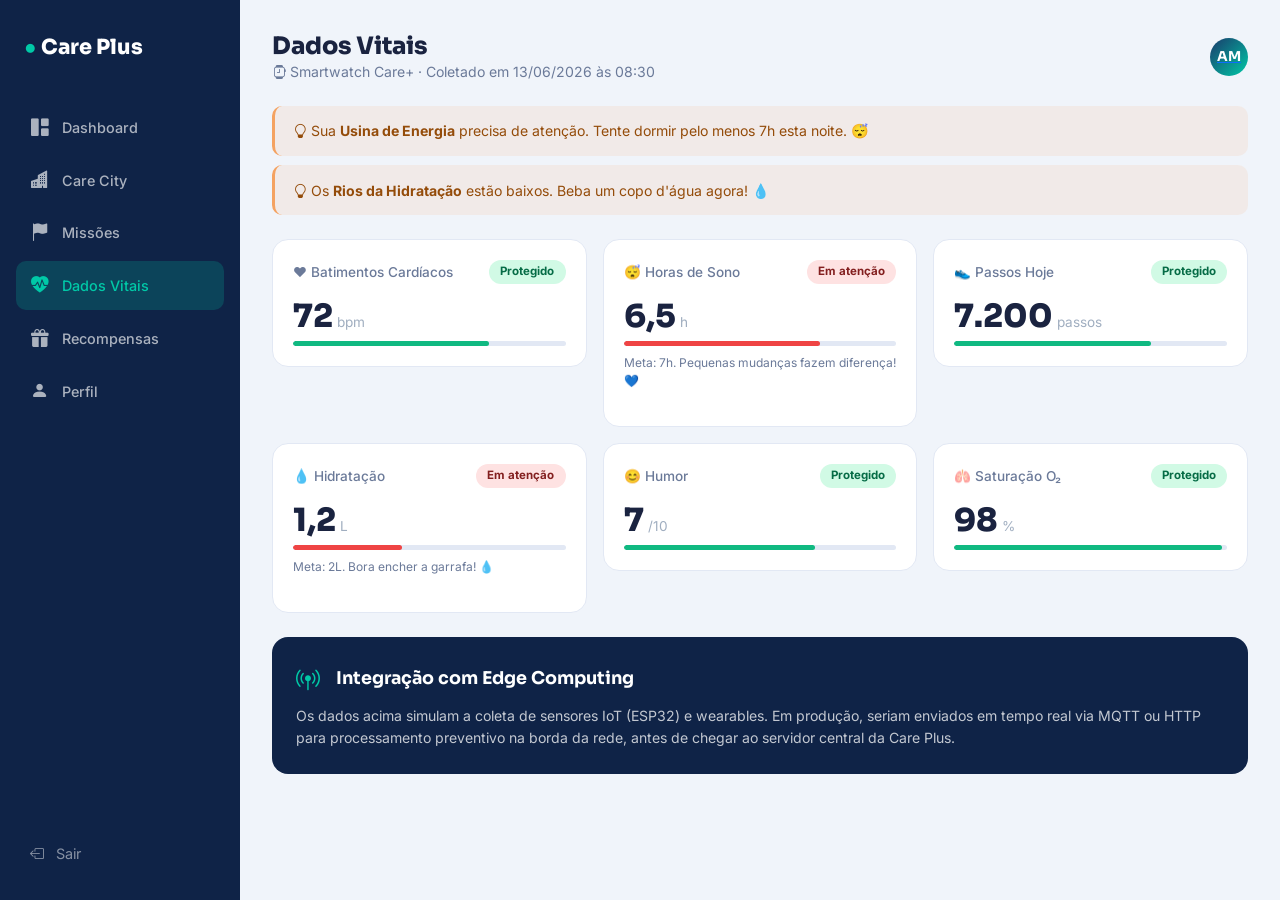
<file: vitais.html>
<!DOCTYPE html>
<html lang="pt-BR">
<head>
  <meta charset="UTF-8" />
  <meta name="viewport" content="width=device-width, initial-scale=1.0" />
  <title>Care Plus — Dados Vitais</title>
  <link href="https://cdn.jsdelivr.net/npm/bootstrap@5.3.3/dist/css/bootstrap.min.css" rel="stylesheet" />
  <link href="https://cdn.jsdelivr.net/npm/bootstrap-icons@1.11.3/font/bootstrap-icons.min.css" rel="stylesheet" />
  <link rel="stylesheet" href="css/style.css" />
  <link rel="stylesheet" href="css/care-city.css" />
  <style>
    .vital-card {
      background: var(--surface-card);
      border-radius: var(--radius);
      border: 1.5px solid var(--border);
      padding: 1.25rem;
      transition: all 0.25s;
    }
    .vital-card:hover { box-shadow: var(--shadow-sm); }
    .vital-value { font-family: 'Sora', sans-serif; font-weight: 800; font-size: 2rem; color: var(--text-main); line-height: 1; }
    .vital-unit { color: var(--text-light); font-size: 0.85rem; }
    .alert-card {
      background: rgba(244,162,97,0.12);
      border-left: 3px solid #F4A261;
      border-radius: var(--radius-sm);
      padding: 0.9rem 1.1rem;
      margin-bottom: 0.6rem;
      font-size: 0.88rem;
      color: #944c0a;
    }
    @media (max-width: 991px) { .sidebar { display: none; } .main-content { margin-left: 0; padding: 1rem; } }
  </style>
</head>
<body>

<aside class="sidebar">
  <div class="sidebar-brand"><span style="color:var(--accent);">●</span> Care Plus</div>
  <nav class="sidebar-nav">
    <a href="dashboard.html"><i class="bi bi-grid-1x2-fill"></i> Dashboard</a>
    <a href="care-city.html"><i class="bi bi-buildings-fill"></i> Care City</a>
    <a href="missoes.html"><i class="bi bi-flag-fill"></i> Missões</a>
    <a href="vitais.html" class="active"><i class="bi bi-heart-pulse-fill"></i> Dados Vitais</a>
    <a href="recompensas.html"><i class="bi bi-gift-fill"></i> Recompensas</a>
    <a href="perfil.html"><i class="bi bi-person-fill"></i> Perfil</a>
  </nav>
  <div class="sidebar-bottom">
    <a href="login.html" style="display:flex;align-items:center;gap:0.75rem;padding:0.7rem 0.85rem;border-radius:var(--radius-sm);color:rgba(255,255,255,0.5);text-decoration:none;font-size:0.9rem;">
      <i class="bi bi-box-arrow-left"></i> Sair
    </a>
  </div>
</aside>

<main class="main-content">

  <header class="topbar">
    <div>
      <h1 style="font-size:1.5rem; font-weight:800; margin:0;">Dados Vitais</h1>
      <p style="color:var(--text-muted); font-size:0.88rem; margin:0;">
        <i class="bi bi-smartwatch"></i> Smartwatch Care+ · Coletado em 13/06/2026 às 08:30
      </p>
    </div>
    <a href="perfil.html"><div class="avatar">AM</div></a>
  </header>

  <!-- ALERTAS -->
  <section style="margin-bottom:1.5rem;">
    <div class="alert-card">
      <i class="bi bi-lightbulb"></i> Sua <strong>Usina de Energia</strong> precisa de atenção. Tente dormir pelo menos 7h esta noite. 😴
    </div>
    <div class="alert-card">
      <i class="bi bi-lightbulb"></i> Os <strong>Rios da Hidratação</strong> estão baixos. Beba um copo d'água agora! 💧
    </div>
  </section>

  <!-- CARDS VITAIS -->
  <section class="row g-3 fade-in-up">
    <div class="col-md-6 col-lg-4">
      <div class="vital-card">
        <div class="d-flex justify-content-between align-items-center mb-3">
          <span style="font-size:0.85rem; color:var(--text-muted); font-weight:500;">❤️ Batimentos Cardíacos</span>
          <span class="area-status-badge area-status-protegido">Protegido</span>
        </div>
        <div><span class="vital-value">72</span> <span class="vital-unit">bpm</span></div>
        <div class="progress-cp mt-2" style="height:5px;">
          <div class="progress-cp-bar" style="width:72%; background:#10b981;"></div>
        </div>
      </div>
    </div>
    <div class="col-md-6 col-lg-4">
      <div class="vital-card">
        <div class="d-flex justify-content-between align-items-center mb-3">
          <span style="font-size:0.85rem; color:var(--text-muted); font-weight:500;">😴 Horas de Sono</span>
          <span class="area-status-badge area-status-atencao">Em atenção</span>
        </div>
        <div><span class="vital-value">6,5</span> <span class="vital-unit">h</span></div>
        <div class="progress-cp mt-2" style="height:5px;">
          <div class="progress-cp-bar" style="width:72%; background:#ef4444;"></div>
        </div>
        <p style="font-size:0.75rem; color:var(--text-muted); margin-top:0.5rem;">Meta: 7h. Pequenas mudanças fazem diferença! 💙</p>
      </div>
    </div>
    <div class="col-md-6 col-lg-4">
      <div class="vital-card">
        <div class="d-flex justify-content-between align-items-center mb-3">
          <span style="font-size:0.85rem; color:var(--text-muted); font-weight:500;">👟 Passos Hoje</span>
          <span class="area-status-badge area-status-protegido">Protegido</span>
        </div>
        <div><span class="vital-value">7.200</span> <span class="vital-unit">passos</span></div>
        <div class="progress-cp mt-2" style="height:5px;">
          <div class="progress-cp-bar" style="width:72%; background:#10b981;"></div>
        </div>
      </div>
    </div>
    <div class="col-md-6 col-lg-4">
      <div class="vital-card">
        <div class="d-flex justify-content-between align-items-center mb-3">
          <span style="font-size:0.85rem; color:var(--text-muted); font-weight:500;">💧 Hidratação</span>
          <span class="area-status-badge area-status-atencao">Em atenção</span>
        </div>
        <div><span class="vital-value">1,2</span> <span class="vital-unit">L</span></div>
        <div class="progress-cp mt-2" style="height:5px;">
          <div class="progress-cp-bar" style="width:40%; background:#ef4444;"></div>
        </div>
        <p style="font-size:0.75rem; color:var(--text-muted); margin-top:0.5rem;">Meta: 2L. Bora encher a garrafa! 💧</p>
      </div>
    </div>
    <div class="col-md-6 col-lg-4">
      <div class="vital-card">
        <div class="d-flex justify-content-between align-items-center mb-3">
          <span style="font-size:0.85rem; color:var(--text-muted); font-weight:500;">😊 Humor</span>
          <span class="area-status-badge area-status-protegido">Protegido</span>
        </div>
        <div><span class="vital-value">7</span> <span class="vital-unit">/10</span></div>
        <div class="progress-cp mt-2" style="height:5px;">
          <div class="progress-cp-bar" style="width:70%; background:#10b981;"></div>
        </div>
      </div>
    </div>
    <div class="col-md-6 col-lg-4">
      <div class="vital-card">
        <div class="d-flex justify-content-between align-items-center mb-3">
          <span style="font-size:0.85rem; color:var(--text-muted); font-weight:500;">🫁 Saturação O₂</span>
          <span class="area-status-badge area-status-protegido">Protegido</span>
        </div>
        <div><span class="vital-value">98</span> <span class="vital-unit">%</span></div>
        <div class="progress-cp mt-2" style="height:5px;">
          <div class="progress-cp-bar" style="width:98%; background:#10b981;"></div>
        </div>
      </div>
    </div>
  </section>

  <!-- EDGE COMPUTING INFO -->
  <section class="cp-card mt-4" style="background:var(--primary-dark); color:#fff; border:none;">
    <div class="d-flex align-items-center gap-3 mb-2">
      <i class="bi bi-broadcast-pin" style="font-size:1.5rem; color:var(--accent);"></i>
      <h2 style="font-size:1.1rem; font-weight:700; margin:0; color:#fff;">Integração com Edge Computing</h2>
    </div>
    <p style="font-size:0.88rem; color:rgba(255,255,255,0.75); margin:0; line-height:1.6;">
      Os dados acima simulam a coleta de sensores IoT (ESP32) e wearables.
      Em produção, seriam enviados em tempo real via MQTT ou HTTP para processamento preventivo na borda da rede, antes de chegar ao servidor central da Care Plus.
    </p>
  </section>

</main>
</body>
</html>
</file>
<file: css/style.css>
/* ========================================
   Care Plus — Care City | Sprint 3
   Front-End Design
   ======================================== */

@import url('https://fonts.googleapis.com/css2?family=Sora:wght@400;500;600;700;800&family=Inter:wght@300;400;500;600;700&display=swap');

:root {
  /* Cores principais */
  --primary:        #1A3A6B;
  --primary-dark:   #0F2347;
  --primary-light:  #2A5298;
  --accent:         #00C9A7;
  --accent-light:   #7BE0D0;
  --gold:           #F4A261;
  --danger:         #E63946;

  /* Superfícies */
  --surface:        #f0f4fa;
  --surface-card:   #ffffff;
  --border:         #e2e8f4;

  /* Texto */
  --text-main:      #1a2340;
  --text-muted:     #6b7a99;
  --text-light:     #a0aec0;

  /* Layout */
  --radius:         16px;
  --radius-sm:      10px;
  --shadow-sm:      0 2px 8px rgba(26,58,107,0.06);
  --shadow-md:      0 8px 32px rgba(26,58,107,0.14);
}

* { box-sizing: border-box; }

body {
  font-family: 'Inter', sans-serif;
  color: var(--text-main);
  margin: 0;
  background: var(--surface);
}

h1, h2, h3, h4, h5, h6 { font-family: 'Sora', sans-serif; }

/* ========== BUTTONS ========== */
.btn-cp-primary {
  background: var(--primary);
  color: #fff;
  border: none;
  border-radius: var(--radius-sm);
  padding: 0.7rem 1.5rem;
  font-family: 'Sora', sans-serif;
  font-weight: 600;
  font-size: 0.92rem;
  transition: all 0.2s;
}
.btn-cp-primary:hover { background: var(--primary-dark); color: #fff; transform: translateY(-1px); }

.btn-cp-accent {
  background: var(--accent);
  color: #fff;
  border: none;
  border-radius: var(--radius-sm);
  padding: 0.7rem 1.5rem;
  font-family: 'Sora', sans-serif;
  font-weight: 600;
  font-size: 0.92rem;
  transition: all 0.2s;
}
.btn-cp-accent:hover { background: #00a98c; color: #fff; transform: translateY(-1px); }

.btn-cp-outline {
  background: transparent;
  color: var(--primary);
  border: 1.5px solid var(--border);
  border-radius: var(--radius-sm);
  padding: 0.7rem 1.5rem;
  font-family: 'Sora', sans-serif;
  font-weight: 600;
  font-size: 0.92rem;
  transition: all 0.2s;
}
.btn-cp-outline:hover { border-color: var(--primary); background: rgba(26,58,107,0.05); }

/* ========== BADGES ========== */
.xp-badge {
  background: linear-gradient(135deg, var(--accent), var(--accent-light));
  color: #fff;
  border-radius: 50px;
  padding: 0.3rem 0.9rem;
  font-family: 'Sora', sans-serif;
  font-weight: 700;
  font-size: 0.82rem;
  display: inline-flex;
  align-items: center;
  gap: 0.4rem;
}

.level-badge {
  background: linear-gradient(135deg, var(--primary), var(--primary-light));
  color: #fff;
  border-radius: 50px;
  padding: 0.3rem 0.9rem;
  font-family: 'Sora', sans-serif;
  font-weight: 700;
  font-size: 0.82rem;
  display: inline-flex;
  align-items: center;
  gap: 0.4rem;
}

.avatar {
  width: 38px; height: 38px;
  border-radius: 50%;
  background: linear-gradient(135deg, var(--primary), var(--accent));
  color: #fff;
  font-family: 'Sora', sans-serif;
  font-weight: 700;
  display: flex;
  align-items: center;
  justify-content: center;
  font-size: 0.85rem;
  cursor: pointer;
}

/* ========== CARDS ========== */
.cp-card {
  background: var(--surface-card);
  border-radius: var(--radius);
  border: 1.5px solid var(--border);
  padding: 1.5rem;
  transition: all 0.25s;
}
.cp-card:hover { box-shadow: var(--shadow-sm); }

.stat-card {
  background: var(--surface-card);
  border-radius: var(--radius);
  border: 1.5px solid var(--border);
  padding: 1.25rem;
}
.stat-icon {
  width: 44px; height: 44px;
  border-radius: var(--radius-sm);
  display: flex; align-items: center; justify-content: center;
  font-size: 1.4rem;
  margin-bottom: 0.75rem;
}
.stat-value { font-family: 'Sora', sans-serif; font-weight: 800; font-size: 1.7rem; color: var(--text-main); line-height: 1; margin-bottom: 0.15rem; }
.stat-label { font-size: 0.78rem; color: var(--text-muted); }

/* ========== PROGRESS ========== */
.progress-cp {
  background: var(--border);
  border-radius: 50px;
  overflow: hidden;
  height: 8px;
}
.progress-cp-bar {
  height: 100%;
  background: linear-gradient(90deg, var(--accent), var(--accent-light));
  border-radius: 50px;
  transition: width 0.7s ease;
}

/* ========== ANIMATIONS ========== */
@keyframes fadeInUp {
  from { opacity: 0; transform: translateY(20px); }
  to { opacity: 1; transform: translateY(0); }
}
.fade-in-up { animation: fadeInUp 0.5s ease-out both; }
.delay-1 { animation-delay: 0.1s; }
.delay-2 { animation-delay: 0.2s; }
.delay-3 { animation-delay: 0.3s; }

@keyframes pulse {
  0%, 100% { transform: scale(1); }
  50% { transform: scale(1.06); }
}
.pulse { animation: pulse 2s ease-in-out infinite; }

/* ========== FOOTER ========== */
.cp-footer {
  background: var(--primary-dark);
  color: rgba(255,255,255,0.7);
  padding: 2rem 0;
  font-size: 0.85rem;
}
</file>
<file: css/care-city.css>
/* ========================================
   Care City — Estilos do Mapa Interativo
   ======================================== */

/* SIDEBAR (compartilhada) */
.sidebar {
  width: 240px;
  min-height: 100vh;
  background: var(--primary-dark);
  position: fixed;
  top: 0; left: 0;
  padding: 1.5rem 1rem;
  z-index: 100;
  display: flex;
  flex-direction: column;
}
.sidebar-brand {
  font-family: 'Sora', sans-serif;
  font-weight: 800;
  font-size: 1.3rem;
  color: #fff;
  padding: 0.5rem;
  margin-bottom: 2rem;
}
.sidebar-nav a {
  display: flex;
  align-items: center;
  gap: 0.75rem;
  padding: 0.7rem 0.85rem;
  border-radius: var(--radius-sm);
  color: rgba(255,255,255,0.65);
  text-decoration: none;
  font-size: 0.9rem;
  font-weight: 500;
  transition: all 0.2s;
  margin-bottom: 0.25rem;
}
.sidebar-nav a:hover { background: rgba(255,255,255,0.1); color: #fff; }
.sidebar-nav a.active { background: rgba(0,201,167,0.2); color: var(--accent); }
.sidebar-nav a i { font-size: 1.1rem; width: 20px; text-align: center; }
.sidebar-bottom { margin-top: auto; }

.main-content { margin-left: 240px; padding: 2rem; }

.topbar {
  display: flex;
  align-items: center;
  justify-content: space-between;
  margin-bottom: 1.5rem;
}

/* ===== HEADER DA CIDADE ===== */
.city-hero {
  background: linear-gradient(135deg, #0F2347 0%, #1A3A6B 50%, #2A5298 100%);
  border-radius: var(--radius);
  padding: 1.5rem 2rem;
  color: #fff;
  margin-bottom: 1.5rem;
  position: relative;
  overflow: hidden;
}
.city-hero::after {
  content: '';
  position: absolute;
  right: 1rem; top: 50%;
  transform: translateY(-50%);
  width: 200px;
  height: 200px;
  background-image: url('../img/care-city.png');
  background-size: contain;
  background-repeat: no-repeat;
  background-position: center;
  opacity: 0.85;
  pointer-events: none;
}
.city-stage-pill {
  display: inline-flex;
  align-items: center;
  gap: 0.5rem;
  background: rgba(0,201,167,0.18);
  border: 1px solid rgba(0,201,167,0.35);
  color: #7BE0D0;
  border-radius: 50px;
  padding: 0.3rem 0.85rem;
  font-size: 0.78rem;
  font-weight: 600;
  margin-bottom: 0.5rem;
}

/* ===== LAYOUT MAPA + PAINEL ===== */
.city-grid {
  display: grid;
  grid-template-columns: 1fr 320px;
  gap: 1.25rem;
}
@media (max-width: 1199px) {
  .city-grid { grid-template-columns: 1fr; }
}

/* ===== MAP CONTAINER ===== */
.city-map-card {
  background: var(--surface-card);
  border-radius: var(--radius);
  border: 1.5px solid var(--border);
  overflow: hidden;
}
.city-map-svg { display: block; width: 100%; height: auto; background: #c8dbb0; }

/* === Hover nas áreas do SVG === */
.city-area { cursor: pointer; transition: opacity 0.25s; }
.city-area:hover { filter: brightness(1.08); }
.city-area.dim { opacity: 0.5; }
.city-highlight {
  fill: none;
  stroke: var(--primary);
  stroke-width: 3;
  pointer-events: none;
}

/* === Legenda do mapa === */
.city-legend {
  display: flex;
  justify-content: center;
  gap: 1.5rem;
  flex-wrap: wrap;
  padding: 0.75rem;
  background: var(--surface-card);
  border-top: 1.5px solid var(--border);
  font-size: 0.78rem;
  color: var(--text-muted);
}
.city-legend-dot {
  display: inline-flex;
  align-items: center;
  gap: 0.4rem;
}
.city-legend-dot::before {
  content: '';
  width: 10px; height: 10px;
  border-radius: 50%;
  background: var(--accent);
}
.city-legend-dot.amber::before { background: #F4A261; }
.city-legend-dot.gray::before  { background: #94a3b8; }

/* ===== PAINEL LATERAL ===== */
.city-side { display: flex; flex-direction: column; gap: 1rem; }

.city-detail-card {
  background: var(--surface-card);
  border-radius: var(--radius);
  border: 1.5px solid var(--border);
  padding: 1.25rem;
  min-height: 180px;
  transition: border-color 0.2s;
}
.city-detail-card.highlighted { border-color: var(--accent); }

.city-detail-empty {
  display: flex;
  flex-direction: column;
  align-items: center;
  justify-content: center;
  min-height: 160px;
  color: var(--text-light);
  text-align: center;
  padding: 0.5rem 0;
}
.city-detail-empty .city-img {
  width: 150px;
  height: 120px;
  background-image: url('../img/care-city.png');
  background-size: contain;
  background-repeat: no-repeat;
  background-position: center;
  margin-bottom: 0.5rem;
}
.city-detail-empty .city-img-text { font-weight: 500; font-size: 0.85rem; color: var(--text-muted); }

.area-status-badge {
  display: inline-flex;
  align-items: center;
  font-size: 0.72rem;
  font-weight: 700;
  padding: 0.2rem 0.7rem;
  border-radius: 50px;
}
.area-status-protegido { color: #066c46; background: #d1fae5; }
.area-status-estavel   { color: #944c0a; background: #fef3c7; }
.area-status-atencao   { color: #831f1f; background: #fee2e2; }

.city-tip {
  background: rgba(0,201,167,0.08);
  border-left: 3px solid var(--accent);
  padding: 0.6rem 0.8rem;
  border-radius: var(--radius-sm);
  font-size: 0.8rem;
  color: var(--text-muted);
  font-style: italic;
  line-height: 1.5;
  margin-top: 0.75rem;
}

/* Lista de áreas no painel */
.area-list-item {
  display: flex;
  align-items: center;
  gap: 0.5rem;
  padding: 0.55rem 0.6rem;
  border-radius: var(--radius-sm);
  cursor: pointer;
  transition: background 0.15s;
  border: none;
  background: transparent;
  width: 100%;
  text-align: left;
}
.area-list-item:hover, .area-list-item.active { background: var(--surface); }
.area-list-item .area-mini-bar {
  flex: 1;
  background: var(--border);
  height: 4px;
  border-radius: 50px;
  overflow: hidden;
}
.area-list-item .area-mini-bar > span {
  display: block;
  height: 100%;
  border-radius: 50px;
  transition: width 0.6s;
}
.area-list-item .area-pct {
  font-size: 0.78rem;
  font-weight: 700;
  min-width: 36px;
  text-align: right;
}

/* ===== TOAST / FEEDBACK ===== */
.cp-toast {
  position: fixed;
  bottom: 2rem; right: 2rem;
  background: var(--surface-card);
  border-radius: var(--radius);
  border: 1.5px solid var(--accent);
  box-shadow: var(--shadow-md);
  padding: 1rem 1.25rem;
  display: flex;
  align-items: center;
  gap: 0.85rem;
  z-index: 1000;
  animation: toastIn 0.35s ease-out;
  max-width: 360px;
}
@keyframes toastIn {
  from { opacity: 0; transform: translateY(20px); }
  to { opacity: 1; transform: translateY(0); }
}
.cp-toast-icon {
  width: 42px; height: 42px;
  border-radius: 50%;
  background: var(--accent);
  color: #fff;
  display: flex; align-items: center; justify-content: center;
  font-size: 1.4rem;
  flex-shrink: 0;
}
.cp-toast-title { font-family: 'Sora', sans-serif; font-weight: 700; font-size: 0.92rem; margin-bottom: 0.15rem; }
.cp-toast-msg { font-size: 0.78rem; color: var(--text-muted); }

/* Responsivo */
@media (max-width: 991px) {
  .sidebar { display: none; }
  .main-content { margin-left: 0; padding: 1rem; }
  .city-hero { padding: 1.25rem 1.5rem; }
  .city-hero::after { font-size: 3rem; right: 1rem; }
}
</file>
